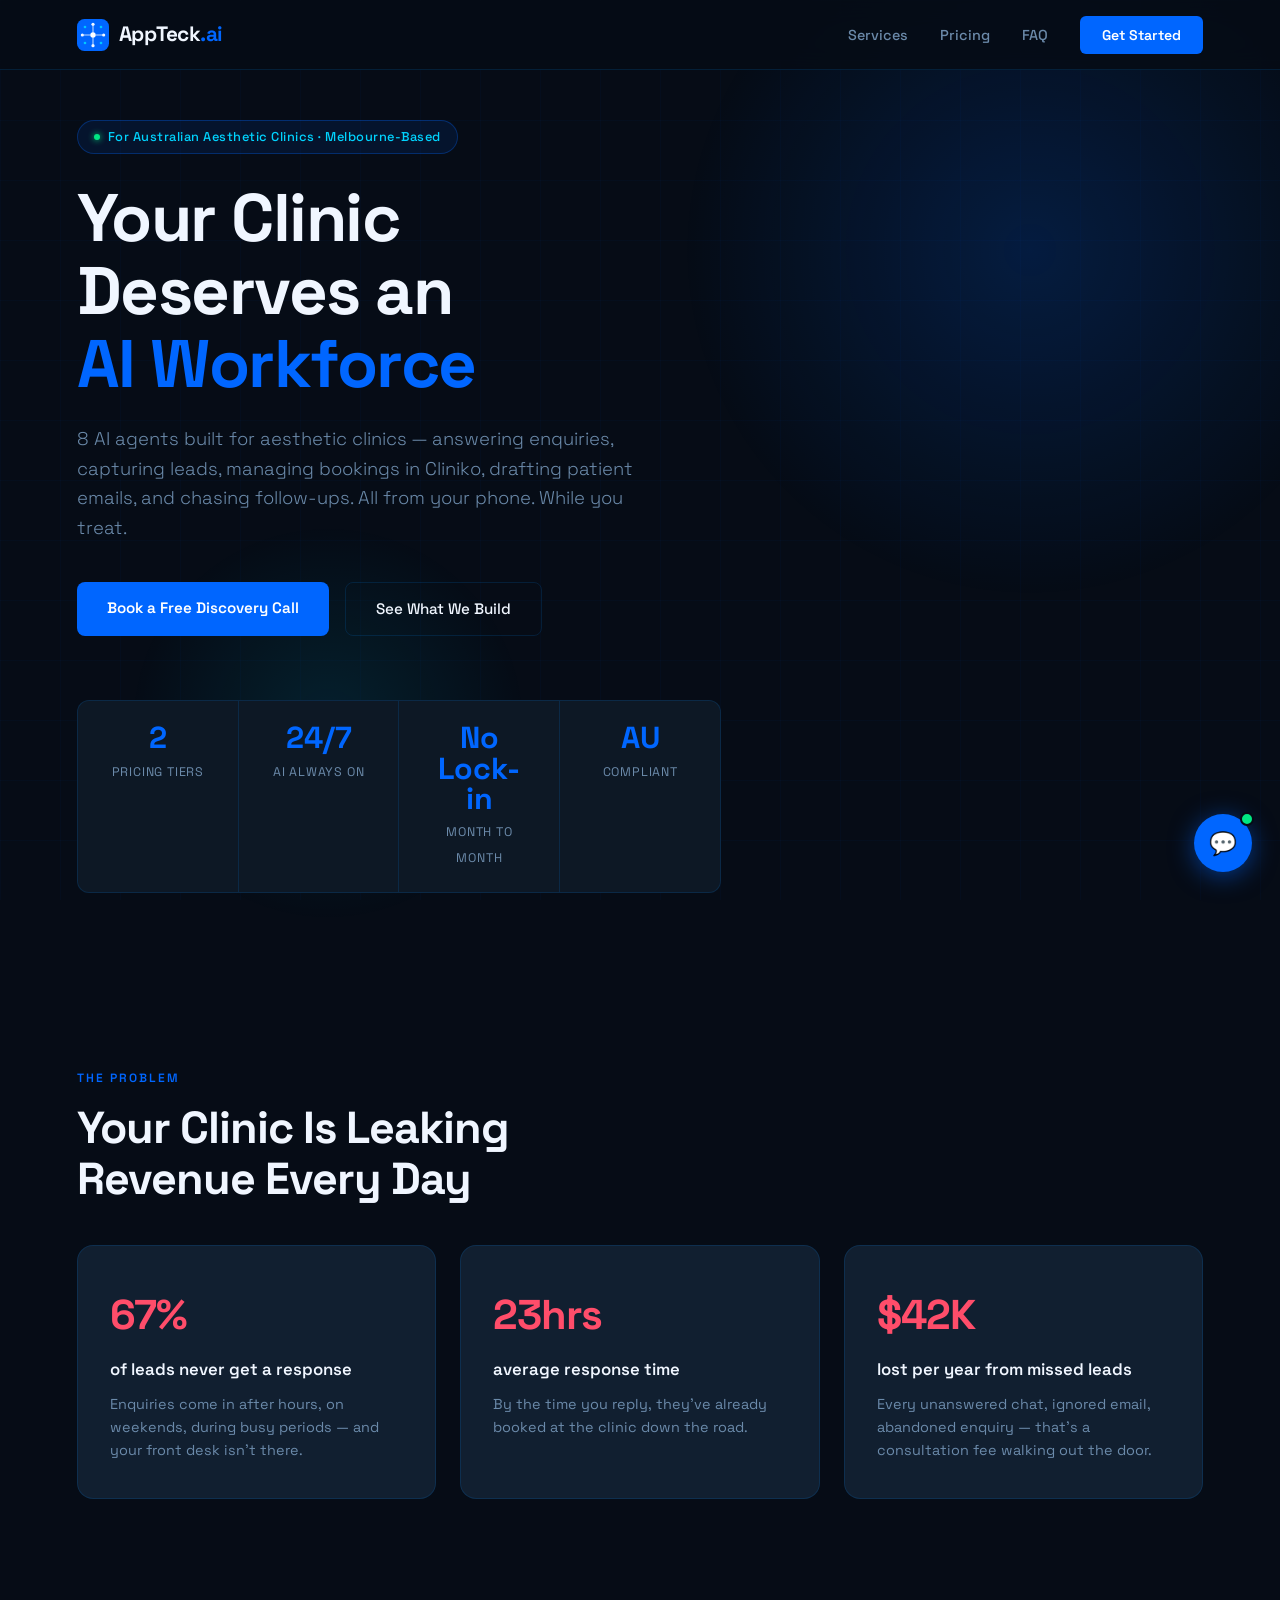
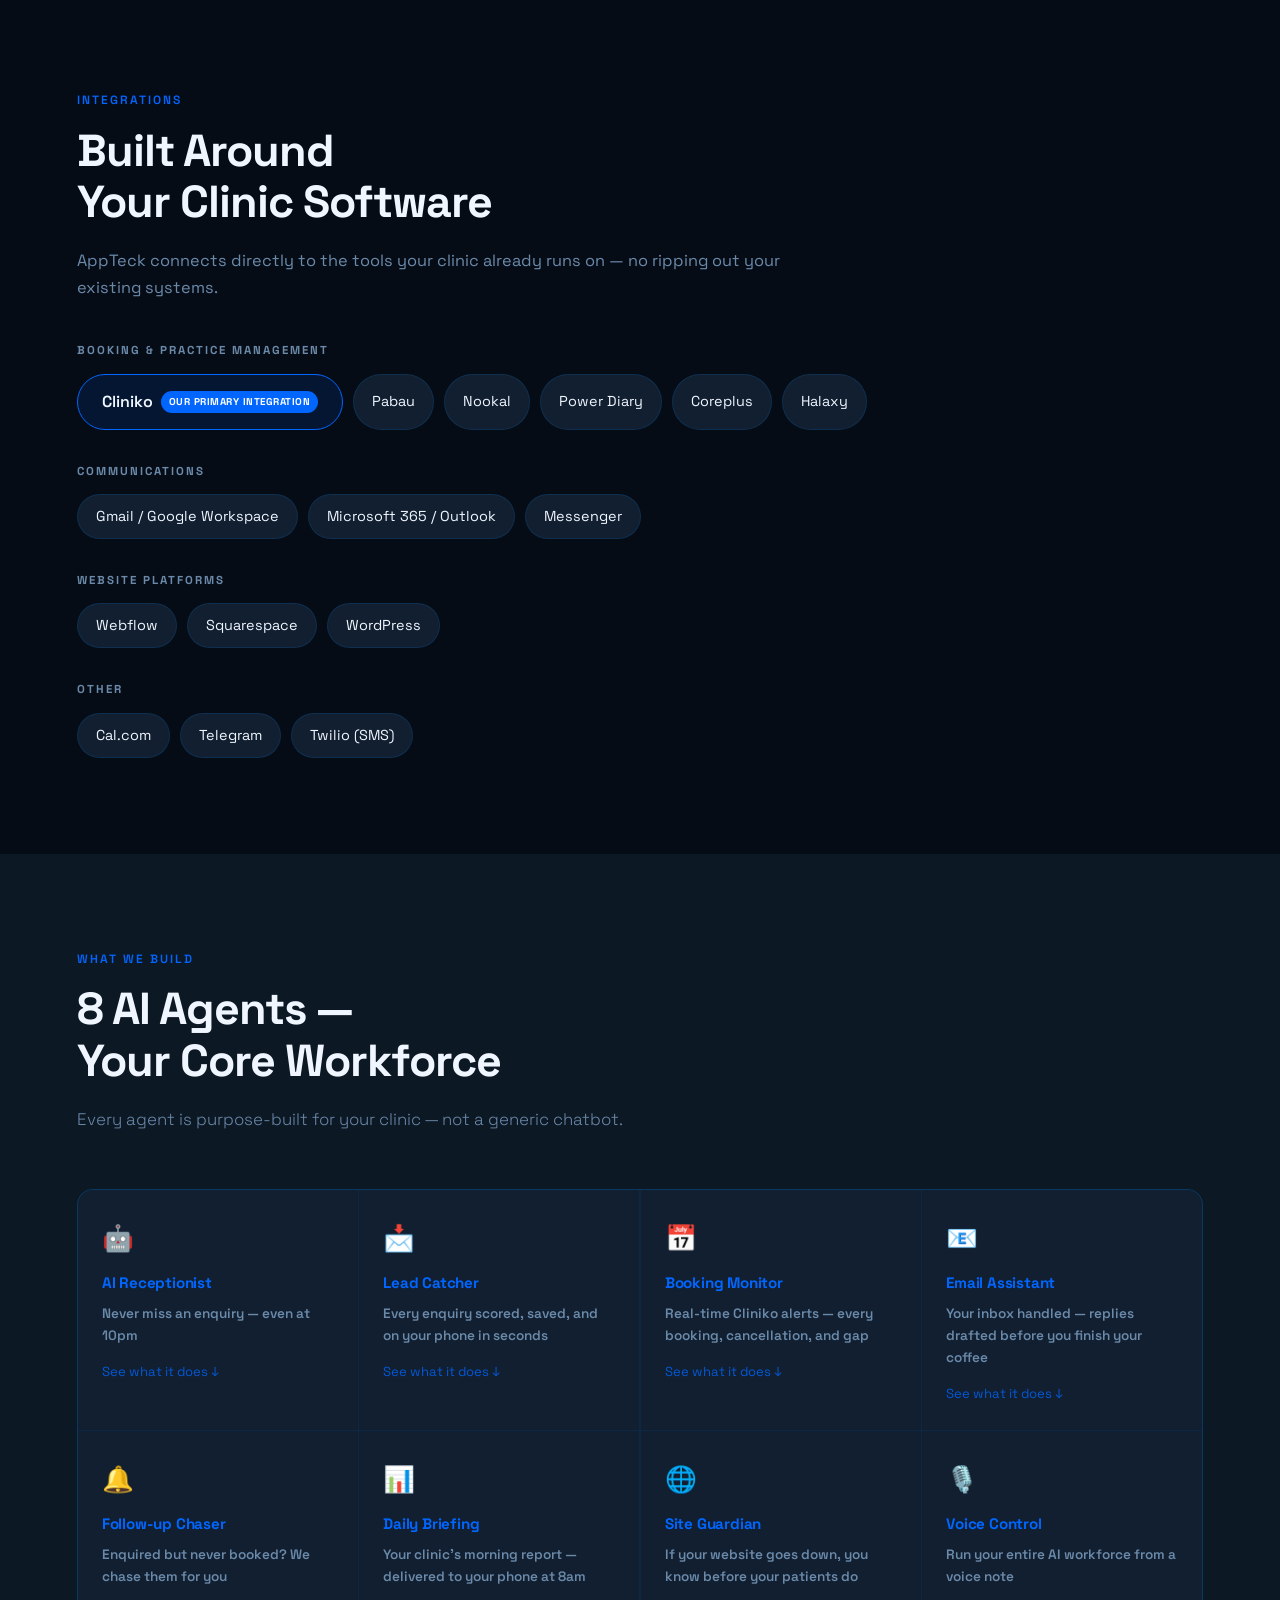
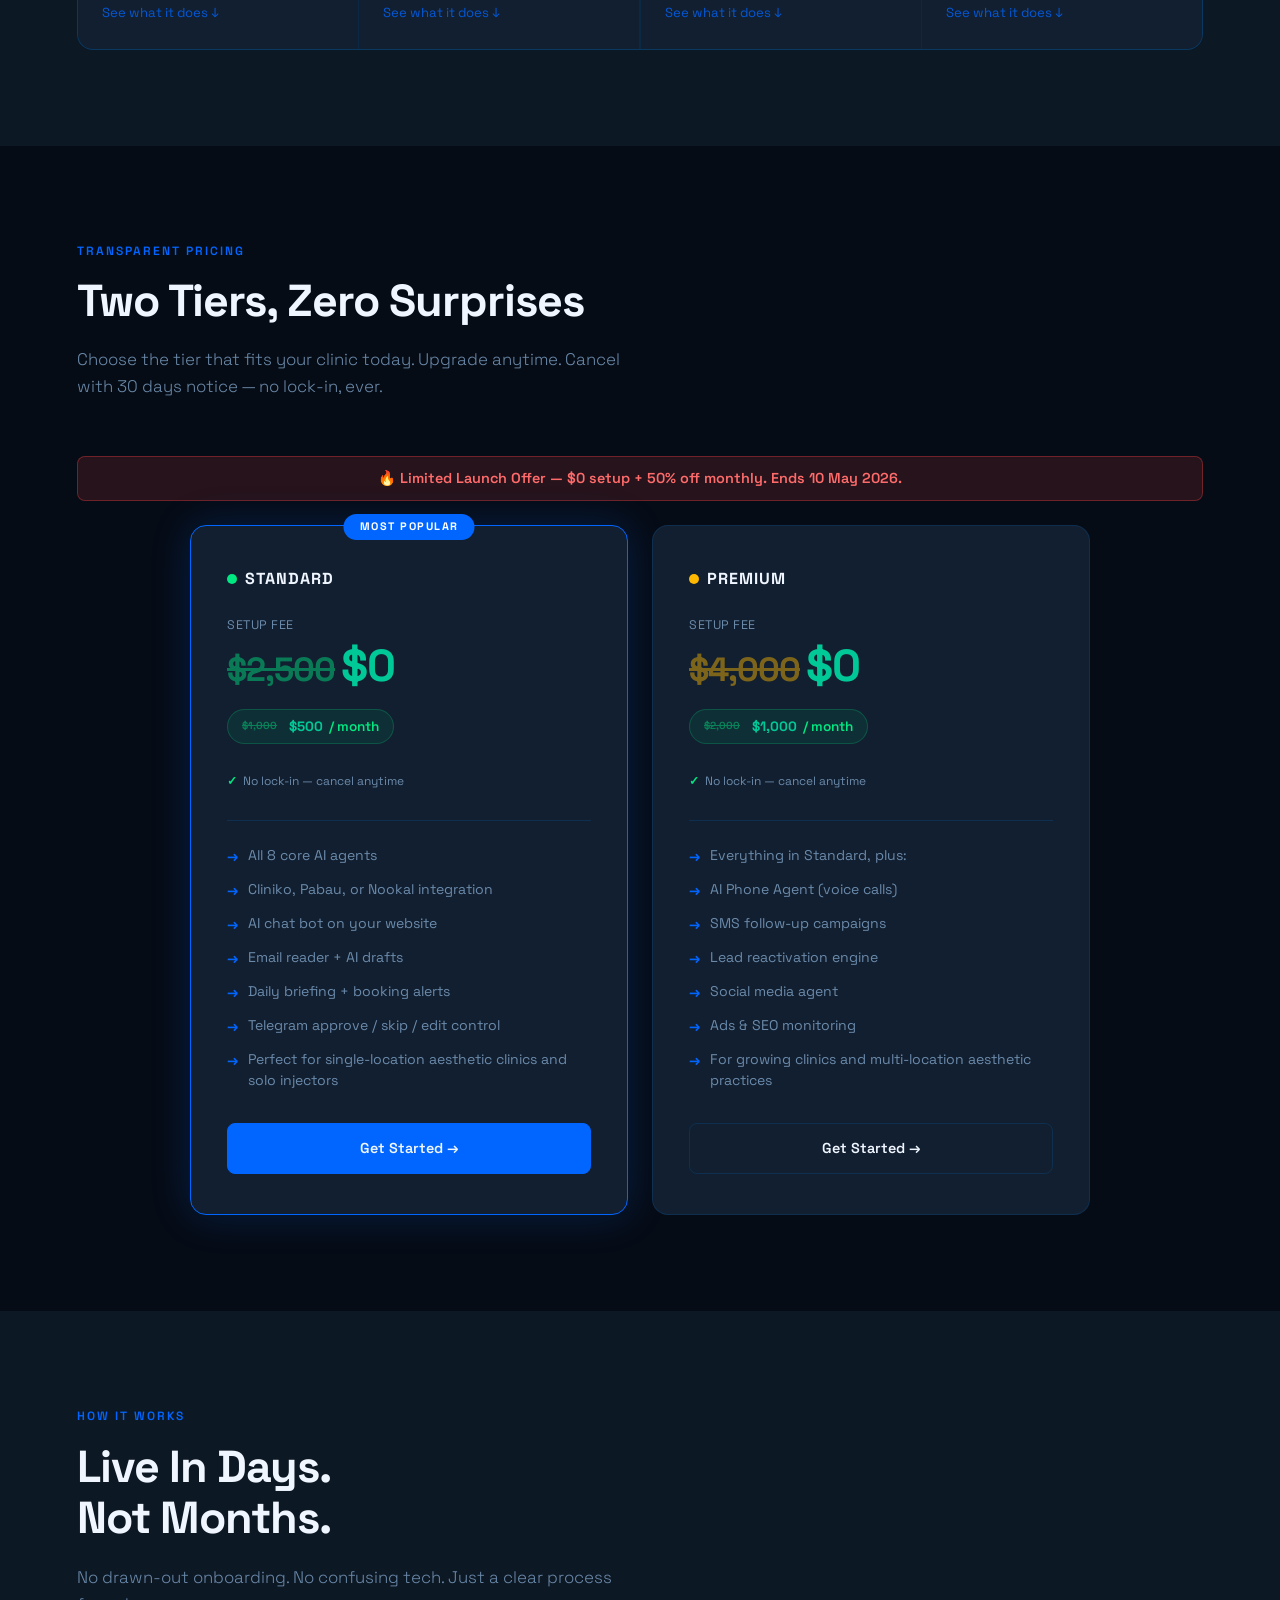
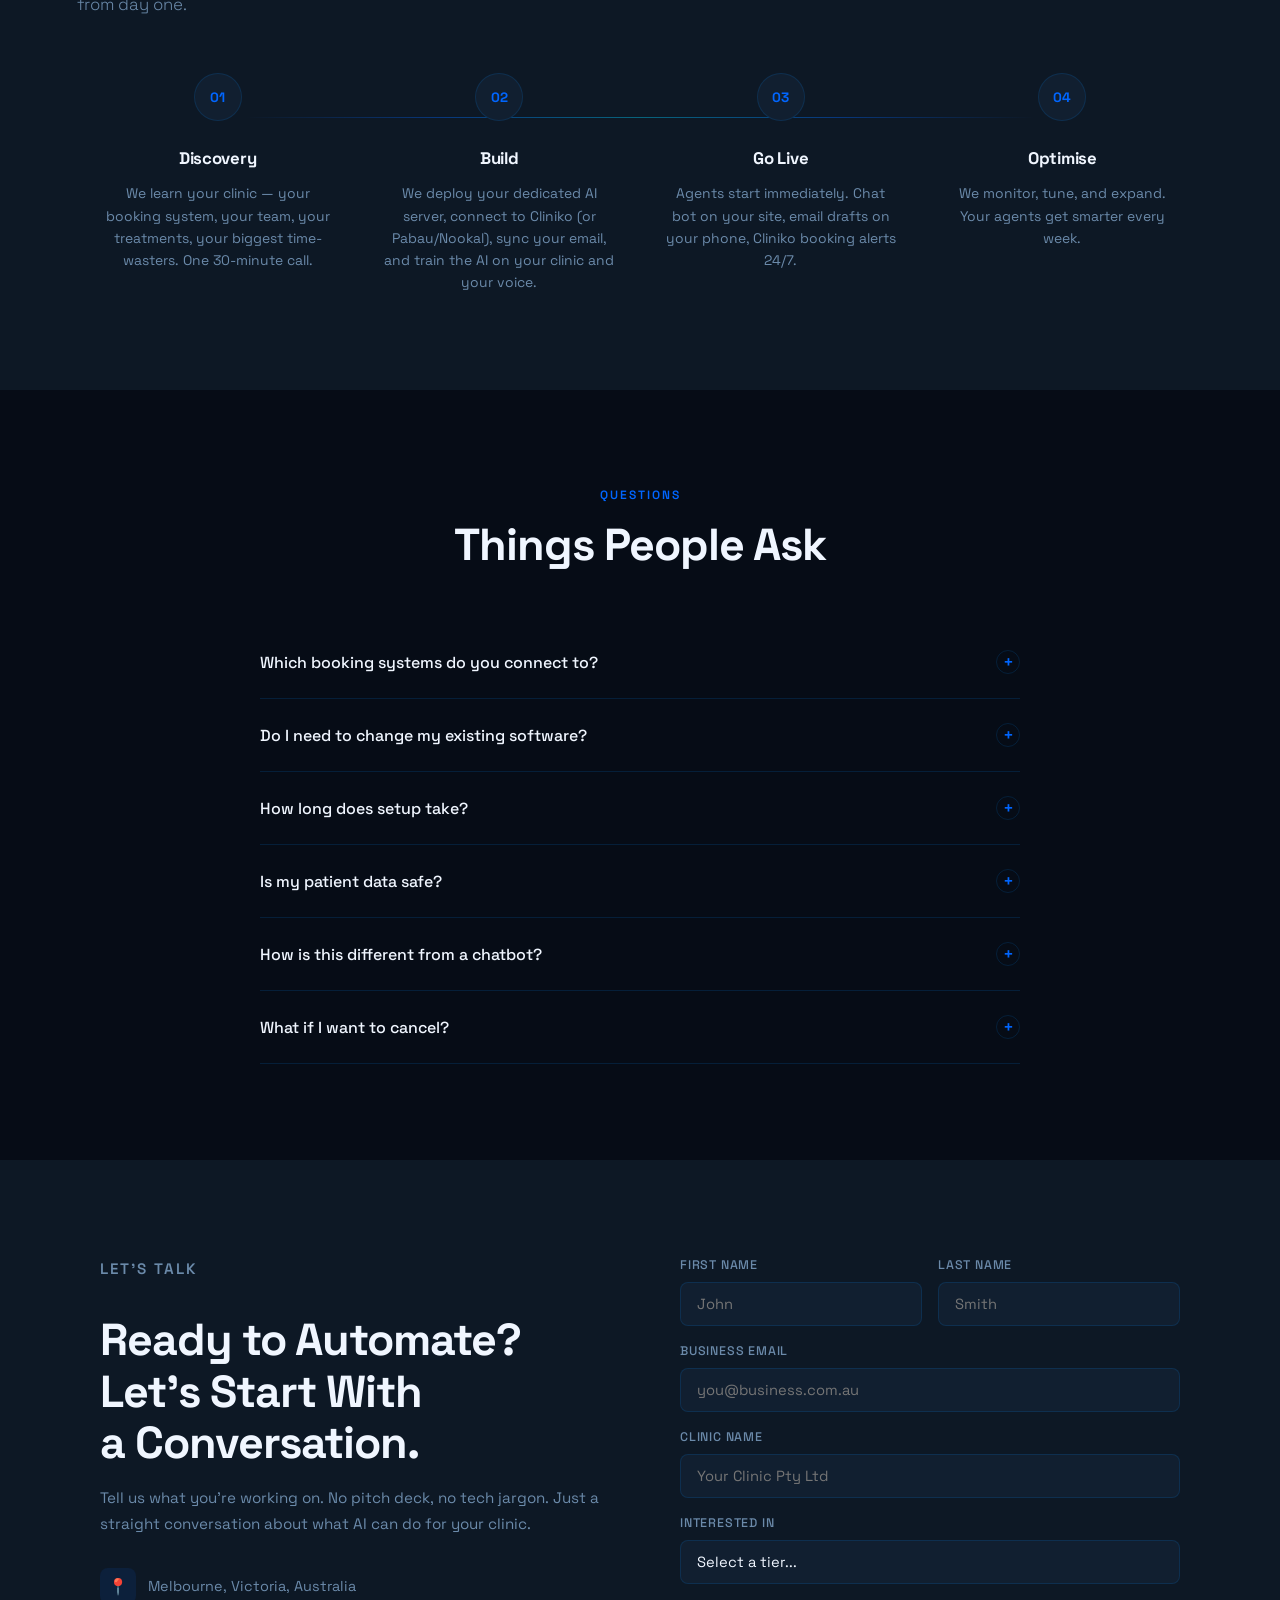
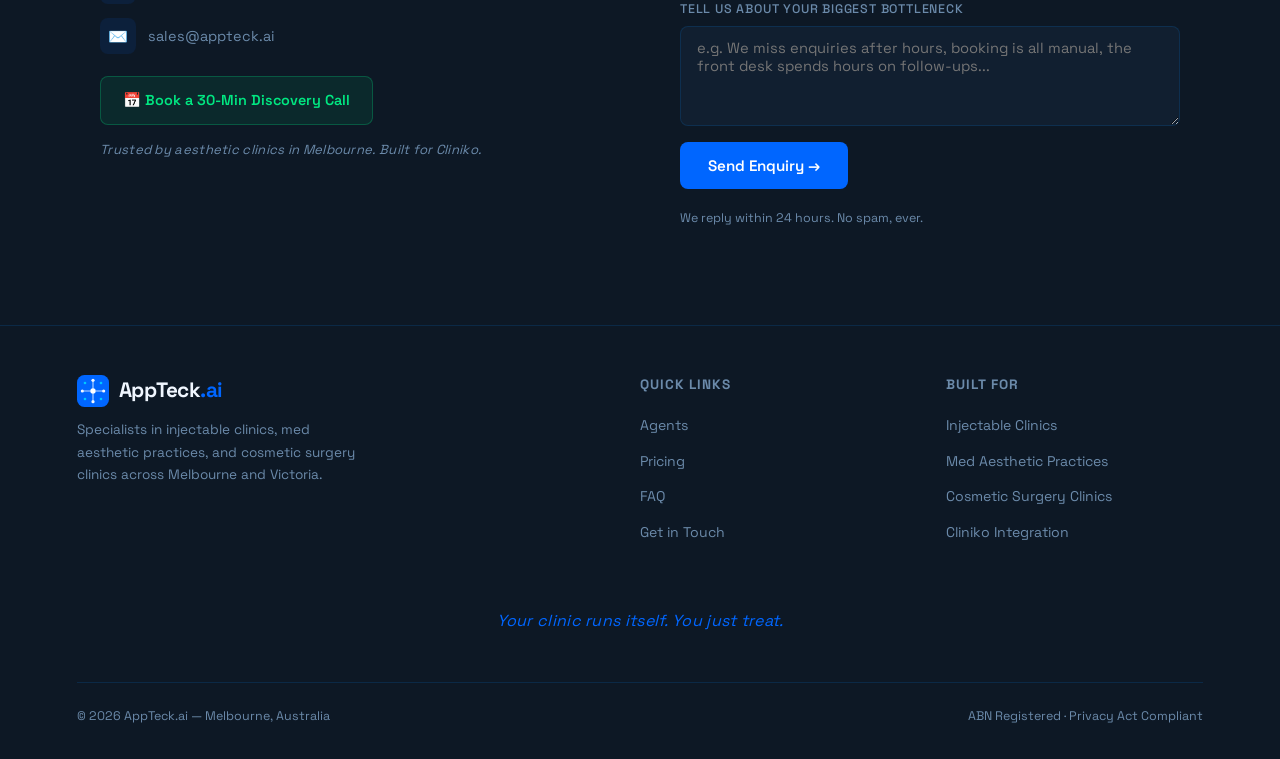
<file: index.html>
<!DOCTYPE html>
<html lang="en">
<head>
  <meta charset="UTF-8">
  <meta name="viewport" content="width=device-width, initial-scale=1.0">
  <title>AppTeck.ai — AI Automation for Aesthetic Clinics | Cliniko Integration</title>
  <meta name="description" content="AI agents built for injectable clinics and med aesthetic practices. Connects to Cliniko, Pabau, Nookal. Capture every lead, automate follow-ups, manage bookings — all from Telegram.">

  <link rel="preconnect" href="https://fonts.googleapis.com">
  <link rel="preconnect" href="https://fonts.gstatic.com" crossorigin>
  <link href="https://fonts.googleapis.com/css2?family=Space+Grotesk:wght@300;400;500;600;700&display=swap" rel="stylesheet">

  <link rel="stylesheet" href="assets/css/main.css">
  <link rel="stylesheet" href="assets/css/layout.css">
  <link rel="stylesheet" href="assets/css/components.css">
  <link rel="stylesheet" href="assets/css/chat.css">

  <!-- Meta Pixel Code -->
  <script>
  !function(f,b,e,v,n,t,s)
  {if(f.fbq)return;n=f.fbq=function(){n.callMethod?
  n.callMethod.apply(n,arguments):n.queue.push(arguments)};
  if(!f._fbq)f._fbq=n;n.push=n;n.loaded=!0;n.version='2.0';
  n.queue=[];t=b.createElement(e);t.async=!0;
  t.src=v;s=b.getElementsByTagName(e)[0];
  s.parentNode.insertBefore(t,s)}(window, document,'script',
  'https://connect.facebook.net/en_US/fbevents.js');
  fbq('init', '1542503004328699');
  fbq('track', 'PageView');
  </script>
  <noscript><img height="1" width="1" style="display:none"
  src="https://www.facebook.com/tr?id=1542503004328699&ev=PageView&noscript=1"
  /></noscript>
  <!-- End Meta Pixel Code -->
</head>
<body>

<!-- NAV -->
<nav>
  <a href="#" class="logo">
    <svg width="32" height="32" viewBox="0 0 60 60" xmlns="http://www.w3.org/2000/svg" aria-hidden="true">
      <rect x="0" y="0" width="60" height="60" rx="14" fill="#0066FF"/>
      <circle cx="30" cy="30" r="5" fill="white"/>
      <circle cx="30" cy="10" r="3" fill="white" opacity="0.95"/>
      <circle cx="50" cy="30" r="3" fill="white" opacity="0.95"/>
      <circle cx="30" cy="50" r="3" fill="white" opacity="0.95"/>
      <circle cx="10" cy="30" r="3" fill="white" opacity="0.95"/>
      <line x1="30" y1="25" x2="30" y2="13" stroke="white" stroke-width="2" stroke-linecap="round" opacity="0.75"/>
      <line x1="35" y1="30" x2="47" y2="30" stroke="white" stroke-width="2" stroke-linecap="round" opacity="0.75"/>
      <line x1="30" y1="35" x2="30" y2="47" stroke="white" stroke-width="2" stroke-linecap="round" opacity="0.75"/>
      <line x1="25" y1="30" x2="13" y2="30" stroke="white" stroke-width="2" stroke-linecap="round" opacity="0.75"/>
      <circle cx="45" cy="15" r="2.5" fill="#00D4FF" opacity="0.9"/>
      <circle cx="45" cy="45" r="2.5" fill="#00D4FF" opacity="0.9"/>
      <circle cx="15" cy="45" r="2.5" fill="#00D4FF" opacity="0.9"/>
      <circle cx="15" cy="15" r="2.5" fill="#00D4FF" opacity="0.9"/>
    </svg>
    <span class="logo-text">AppTeck<span>.ai</span></span>
  </a>
  <ul class="nav-links" id="navLinks">
    <li><a href="#services">Services</a></li>
    <li><a href="#pricing">Pricing</a></li>
    <li><a href="#faq">FAQ</a></li>
    <li><a href="#contact" class="nav-cta">Get Started</a></li>
  </ul>
  <button type="button" class="hamburger" id="navToggle" aria-label="Menu" aria-controls="navLinks" aria-expanded="false">
    <span></span>
    <span></span>
    <span></span>
  </button>
</nav>

<!-- HERO -->
<section id="hero">
  <div class="hero-glow"></div>
  <div class="hero-glow-2"></div>
  <div class="hero-inner">
    <div class="hero-badge">For Australian Aesthetic Clinics · Melbourne-Based</div>
    <h1>Your Clinic<br>Deserves an<br><span class="accent">AI Workforce</span></h1>
    <p class="hero-sub">8 AI agents built for aesthetic clinics — answering enquiries, capturing leads, managing bookings in Cliniko, drafting patient emails, and chasing follow-ups. All from your phone. While you treat.</p>
    <div class="hero-ctas">
      <a href="https://cal.com/appteck" target="_blank" rel="noopener" class="btn-primary">Book a Free Discovery Call</a>
      <a href="#services" class="btn-ghost">See What We Build</a>
    </div>
    <div class="stats-strip">
      <div class="stat"><span class="stat-num">2</span><span class="stat-label">Pricing Tiers</span></div>
      <div class="stat"><span class="stat-num">24/7</span><span class="stat-label">AI Always On</span></div>
      <div class="stat"><span class="stat-num">No Lock-in</span><span class="stat-label">Month to Month</span></div>
      <div class="stat"><span class="stat-num">AU</span><span class="stat-label">Compliant</span></div>
    </div>
  </div>
</section>

<!-- PROBLEM -->
<section id="problem">
  <p class="section-label reveal">The Problem</p>
  <h2 class="reveal">Your Clinic Is Leaking<br>Revenue Every Day</h2>
  <div class="problem-grid reveal">
    <div class="problem-card">
      <div class="problem-stat">67%</div>
      <h3>of leads never get a response</h3>
      <p>Enquiries come in after hours, on weekends, during busy periods — and your front desk isn't there.</p>
    </div>
    <div class="problem-card">
      <div class="problem-stat">23hrs</div>
      <h3>average response time</h3>
      <p>By the time you reply, they've already booked at the clinic down the road.</p>
    </div>
    <div class="problem-card">
      <div class="problem-stat">$42K</div>
      <h3>lost per year from missed leads</h3>
      <p>Every unanswered chat, ignored email, abandoned enquiry — that's a consultation fee walking out the door.</p>
    </div>
  </div>
</section>

<!-- INTEGRATIONS -->
<section id="integrations">
  <p class="section-label reveal">Integrations</p>
  <h2 class="reveal">Built Around<br>Your Clinic Software</h2>
  <p class="integrations-intro reveal">AppTeck connects directly to the tools your clinic already runs on — no ripping out your existing systems.</p>
  <div class="integrations-wrap">
    <div class="integration-group reveal">
      <div class="integration-label">Booking &amp; Practice Management</div>
      <div class="integration-pills">
        <span class="integration-pill highlight">Cliniko<span class="pill-badge">Our Primary Integration</span></span>
        <span class="integration-pill">Pabau</span>
        <span class="integration-pill">Nookal</span>
        <span class="integration-pill">Power Diary</span>
        <span class="integration-pill">Coreplus</span>
        <span class="integration-pill">Halaxy</span>
      </div>
    </div>
    <div class="integration-group reveal">
      <div class="integration-label">Communications</div>
      <div class="integration-pills">
        <span class="integration-pill">Gmail / Google Workspace</span>
        <span class="integration-pill">Microsoft 365 / Outlook</span>
        <span class="integration-pill">Messenger</span>
      </div>
    </div>
    <div class="integration-group reveal">
      <div class="integration-label">Website Platforms</div>
      <div class="integration-pills">
        <span class="integration-pill">Webflow</span>
        <span class="integration-pill">Squarespace</span>
        <span class="integration-pill">WordPress</span>
      </div>
    </div>
    <div class="integration-group reveal">
      <div class="integration-label">Other</div>
      <div class="integration-pills">
        <span class="integration-pill">Cal.com</span>
        <span class="integration-pill">Telegram</span>
        <span class="integration-pill">Twilio (SMS)</span>
      </div>
    </div>
  </div>
</section>

<!-- SERVICES — 8 AI AGENTS -->
<section id="services">
  <p class="section-label reveal">What We Build</p>
  <h2 class="reveal">8 AI Agents —<br>Your Core Workforce</h2>
  <p class="section-sub reveal">Every agent is purpose-built for your clinic — not a generic chatbot.</p>
  <div class="agents-grid reveal">

    <div class="agent-card">
      <span class="agent-icon">🤖</span>
      <h3>AI Receptionist</h3>
      <p class="agent-headline">Never miss an enquiry — even at 10pm</p>
      <p class="agent-desc">Embedded on your clinic website, the AI Receptionist answers visitor questions 24/7 in your clinic's voice. It handles treatment FAQs, explains your consultation process, and captures lead details when a visitor shows interest. When someone asks about pricing, it presents your enquiry form instead of quoting numbers — protecting your pricing and qualifying the lead at the same time.</p>
      <ul class="agent-tasks">
        <li>Answers questions about lip filler, anti-wrinkle, skin treatments, and consultations at any hour</li>
        <li>Presents a lead capture form when pricing is asked</li>
        <li>Directs visitors to the right page (treatments, booking, contact)</li>
        <li>Sends captured lead details to your phone via Telegram instantly</li>
        <li>Never gives out pricing — always routes to a consultation</li>
      </ul>
      <p class="agent-impact">Turns late-night browsers into booked consultations — while you sleep.</p>
    </div>

    <div class="agent-card">
      <span class="agent-icon">📩</span>
      <h3>Lead Catcher</h3>
      <p class="agent-headline">Every enquiry scored, saved, and on your phone in seconds</p>
      <p class="agent-desc">Every time someone fills in a form — website, ad, or booking page — the Lead Catcher captures it, scores it from 1–10 based on treatment type and urgency, saves it to your CRM, and fires an instant Telegram alert to your phone. You see the lead's name, contact, treatment interest, and score before you've even finished your current patient.</p>
      <ul class="agent-tasks">
        <li>Receives leads from your website form, Meta ads, and booking pages</li>
        <li>Scores each lead 1–10 (high scores = ready to book, low scores = nurture)</li>
        <li>Saves every lead to your CRM with timestamp, source, and status</li>
        <li>Sends formatted Telegram alert within 3 seconds of submission</li>
        <li>Tracks lead status through your pipeline (new → contacted → booked → won)</li>
      </ul>
      <p class="agent-impact">No lead sits unread for 23 hours. You know about every enquiry instantly.</p>
    </div>

    <div class="agent-card">
      <span class="agent-icon">📅</span>
      <h3>Booking Monitor</h3>
      <p class="agent-headline">Real-time Cliniko alerts — every booking, cancellation, and gap</p>
      <p class="agent-desc">Connected directly to Cliniko (or Pabau, Nookal, Power Diary), the Booking Monitor watches your appointment schedule in real time. New booking? You're notified. Cancellation opens a gap? You're notified with the gap time so you can fill it fast. It also sends a daily schedule briefing each morning so you walk into clinic knowing exactly what the day looks like.</p>
      <ul class="agent-tasks">
        <li>Monitors Cliniko, Pabau, Nookal, Power Diary, Halaxy in real time</li>
        <li>Sends Telegram alert for every new booking with patient name and treatment</li>
        <li>Alerts you the moment a cancellation creates a gap — with the gap time</li>
        <li>Sends morning schedule summary at 8am AEST daily</li>
        <li>Flags no-shows so follow-up can be triggered immediately</li>
      </ul>
      <p class="agent-impact">Fill cancellation gaps before they cost you a consultation fee.</p>
    </div>

    <div class="agent-card">
      <span class="agent-icon">📧</span>
      <h3>Email Assistant</h3>
      <p class="agent-headline">Your inbox handled — replies drafted before you finish your coffee</p>
      <p class="agent-desc">The Email Assistant reads your clinic inbox every 15 minutes, identifies emails that need a reply, and uses AI to draft a professional, on-brand response. The draft lands in your Telegram with the original email context. You read it, approve it with one tap, edit it with a voice note, or skip it. The approved email sends immediately — no logging into Gmail required.</p>
      <ul class="agent-tasks">
        <li>Reads clinic inbox (Gmail or Microsoft 365) every 15 minutes</li>
        <li>Identifies patient enquiries, booking requests, and supplier emails</li>
        <li>Drafts a professional reply using your clinic's tone and service knowledge</li>
        <li>Sends draft + original email to Telegram for your approval</li>
        <li>Sends the email the moment you tap APPROVE — from your clinic address</li>
        <li>Supports APPROVE / SKIP / EDIT commands and voice note edits</li>
      </ul>
      <p class="agent-impact">Handle every patient email between appointments — without touching a laptop.</p>
    </div>

    <div class="agent-card">
      <span class="agent-icon">🔔</span>
      <h3>Follow-up Chaser</h3>
      <p class="agent-headline">Enquired but never booked? We chase them for you</p>
      <p class="agent-desc">The Follow-up Chaser monitors every lead in your CRM and flags anyone who enquired but hasn't booked within 24 hours. It drafts a warm, personalised follow-up email and queues it for your approval in Telegram. One tap and it sends. It runs twice daily — catching both morning and afternoon enquiries that went cold — and tracks whether the follow-up converted to a booking.</p>
      <ul class="agent-tasks">
        <li>Scans CRM twice daily for leads with no follow-up after 24 hours</li>
        <li>Drafts personalised follow-up email referencing their specific treatment interest</li>
        <li>Queues draft in Telegram for one-tap approval</li>
        <li>Tracks follow-up status and updates CRM when sent</li>
        <li>Flags leads that still haven't responded after 3 follow-ups for manual review</li>
        <li>Recovers an average of 15–25% of leads that would otherwise go cold</li>
      </ul>
      <p class="agent-impact">Most clinics lose 40% of leads to slow follow-up. This closes that gap.</p>
    </div>

    <div class="agent-card">
      <span class="agent-icon">📊</span>
      <h3>Daily Briefing</h3>
      <p class="agent-headline">Your clinic's morning report — delivered to your phone at 8am</p>
      <p class="agent-desc">Every morning at 8am AEST, the Daily Briefing sends a structured summary to your Telegram. You see exactly where your business stands before you walk through the clinic door — new leads overnight, today's appointments, pending emails, follow-ups due, and revenue metrics for the week. No dashboards, no logins. Just the numbers that matter, where you already are.</p>
      <ul class="agent-tasks">
        <li>Sends daily summary at 8am AEST to Telegram</li>
        <li>Reports: new leads (last 24h), lead pipeline status, conversion rate</li>
        <li>Reports: today's Cliniko appointments with patient names and treatments</li>
        <li>Reports: emails waiting for approval, follow-ups due today</li>
        <li>Reports: weekly enquiry volume and bookings trend</li>
        <li>Flags anything urgent (overdue follow-ups, site downtime, failed agents)</li>
      </ul>
      <p class="agent-impact">Start every day knowing exactly what needs your attention — in 30 seconds.</p>
    </div>

    <div class="agent-card">
      <span class="agent-icon">🌐</span>
      <h3>Site Guardian</h3>
      <p class="agent-headline">If your website goes down, you know before your patients do</p>
      <p class="agent-desc">The Site Guardian pings your clinic website every 5 minutes around the clock. The moment it detects downtime — whether a hosting issue, SSL expiry, or DNS problem — it fires an immediate Telegram alert with the error type and timestamp. When the site recovers, you get a recovery notification with total downtime duration. For a clinic that books online, every minute of downtime is a missed booking.</p>
      <ul class="agent-tasks">
        <li>Checks clinic website availability every 5 minutes, 24/7</li>
        <li>Detects HTTP errors, timeouts, SSL certificate issues, and DNS failures</li>
        <li>Sends instant Telegram alert with error type and exact downtime start time</li>
        <li>Sends recovery notification with total downtime duration</li>
        <li>Logs all downtime events for monthly reporting</li>
        <li>Monitors multiple URLs (website, booking page, patient portal)</li>
      </ul>
      <p class="agent-impact">A clinic that books online can't afford invisible downtime.</p>
    </div>

    <div class="agent-card">
      <span class="agent-icon">🎙️</span>
      <h3>Voice Control</h3>
      <p class="agent-headline">Run your entire AI workforce from a voice note</p>
      <p class="agent-desc">Between patients, in the car, or in the treatment room — Voice Control lets you manage everything with a voice message in Telegram. Send a voice note saying "draft a follow-up for Sarah about her lip filler consult" and the Email Assistant gets to work. Say "what leads came in today" and you get a spoken summary. The entire AI system is controllable with natural language — no typing required.</p>
      <ul class="agent-tasks">
        <li>Transcribes voice notes using OpenAI Whisper (accurate medical terminology)</li>
        <li>Triggers email drafts via voice: "draft a reply to the booking request"</li>
        <li>Updates lead status via voice: "mark lead 42 as booked"</li>
        <li>Retrieves pipeline info via voice: "how many leads this week"</li>
        <li>Edits queued email drafts via voice before sending</li>
        <li>Supports all APPROVE / SKIP / EDIT / PIPELINE commands by voice or text</li>
      </ul>
      <p class="agent-impact">Manage your entire front desk with a 10-second voice message.</p>
    </div>

  </div>
</section>

<!-- PRICING -->
<section id="pricing">
  <p class="section-label reveal">Transparent Pricing</p>
  <h2 class="reveal">Two Tiers, Zero Surprises</h2>
  <p class="section-sub reveal">Choose the tier that fits your clinic today. Upgrade anytime. Cancel with 30 days notice — no lock-in, ever.</p>
  <div class="pricing-urgency reveal">🔥 Limited Launch Offer — $0 setup + 50% off monthly. Ends 10 May 2026.</div>
  <div class="pricing-grid">

    <div class="pricing-card featured reveal">
      <div class="tier-name"><span class="tier-badge small"></span>Standard</div>
      <div class="setup-label">Setup Fee</div>
      <div class="setup-price small"><span class="price-old">$2,500</span><span class="setup-free">$0</span></div>
      <div class="retainer"><span class="price-old">$1,000</span><span class="price-new">$500</span> / month</div>
      <div class="no-lock">No lock-in — cancel anytime</div>
      <hr class="divider">
      <ul class="features">
        <li>All 8 core AI agents</li>
        <li>Cliniko, Pabau, or Nookal integration</li>
        <li>AI chat bot on your website</li>
        <li>Email reader + AI drafts</li>
        <li>Daily briefing + booking alerts</li>
        <li>Telegram approve / skip / edit control</li>
        <li>Perfect for single-location aesthetic clinics and solo injectors</li>
      </ul>
      <a href="#contact" class="pricing-cta">Get Started →</a>
    </div>

    <div class="pricing-card reveal">
      <div class="tier-name"><span class="tier-badge medium"></span>Premium</div>
      <div class="setup-label">Setup Fee</div>
      <div class="setup-price medium"><span class="price-old">$4,000</span><span class="setup-free">$0</span></div>
      <div class="retainer"><span class="price-old">$2,000</span><span class="price-new">$1,000</span> / month</div>
      <div class="no-lock">No lock-in — cancel anytime</div>
      <hr class="divider">
      <ul class="features">
        <li>Everything in Standard, plus:</li>
        <li>AI Phone Agent (voice calls)</li>
        <li>SMS follow-up campaigns</li>
        <li>Lead reactivation engine</li>
        <li>Social media agent</li>
        <li>Ads &amp; SEO monitoring</li>
        <li>For growing clinics and multi-location aesthetic practices</li>
      </ul>
      <a href="#contact" class="pricing-cta">Get Started →</a>
    </div>

  </div>
</section>

<!-- PROCESS -->
<section id="process">
  <p class="section-label reveal">How It Works</p>
  <h2 class="reveal">Live In Days.<br>Not Months.</h2>
  <p class="section-sub reveal">No drawn-out onboarding. No confusing tech. Just a clear process from day one.</p>
  <div class="process-steps">
    <div class="step reveal">
      <div class="step-num">01</div>
      <h3>Discovery</h3>
      <p>We learn your clinic — your booking system, your team, your treatments, your biggest time-wasters. One 30-minute call.</p>
    </div>
    <div class="step reveal">
      <div class="step-num">02</div>
      <h3>Build</h3>
      <p>We deploy your dedicated AI server, connect to Cliniko (or Pabau/Nookal), sync your email, and train the AI on your clinic and your voice.</p>
    </div>
    <div class="step reveal">
      <div class="step-num">03</div>
      <h3>Go Live</h3>
      <p>Agents start immediately. Chat bot on your site, email drafts on your phone, Cliniko booking alerts 24/7.</p>
    </div>
    <div class="step reveal">
      <div class="step-num">04</div>
      <h3>Optimise</h3>
      <p>We monitor, tune, and expand. Your agents get smarter every week.</p>
    </div>
  </div>
</section>

<!-- FAQ -->
<section id="faq">
  <p class="section-label reveal" style="text-align:center">Questions</p>
  <h2 class="reveal" style="text-align:center;margin-bottom:56px">Things People Ask</h2>
  <div class="faq-grid">
    <div class="faq-item reveal">
      <button class="faq-q">Which booking systems do you connect to? <span class="faq-icon">+</span></button>
      <div class="faq-a">We connect to Cliniko, Pabau, Nookal, Power Diary, Halaxy, and Coreplus. Cliniko is our primary integration.</div>
    </div>
    <div class="faq-item reveal">
      <button class="faq-q">Do I need to change my existing software? <span class="faq-icon">+</span></button>
      <div class="faq-a">No. We connect to whatever you already use. No disruption to your workflow.</div>
    </div>
    <div class="faq-item reveal">
      <button class="faq-q">How long does setup take? <span class="faq-icon">+</span></button>
      <div class="faq-a">Most clinics are fully live within 48–72 hours of onboarding.</div>
    </div>
    <div class="faq-item reveal">
      <button class="faq-q">Is my patient data safe? <span class="faq-icon">+</span></button>
      <div class="faq-a">Yes. Your data stays on a dedicated server we deploy specifically for your clinic. Nothing is shared across clients.</div>
    </div>
    <div class="faq-item reveal">
      <button class="faq-q">How is this different from a chatbot? <span class="faq-icon">+</span></button>
      <div class="faq-a">A standard chatbot answers simple questions from a script. Our agents understand context, take actions, connect to your booking system and calendar, qualify enquiries, and hand off to you only when needed. They work like a trained front-desk staff member, not a FAQ page.</div>
    </div>
    <div class="faq-item reveal">
      <button class="faq-q">What if I want to cancel? <span class="faq-icon">+</span></button>
      <div class="faq-a">No lock-in, ever. Give us 30 days notice and your retainer stops. We believe clinics should stay because the results are good — not because they're contractually trapped. The setup fee covers the build work already done.</div>
    </div>
  </div>
</section>

<!-- CONTACT -->
<section id="contact">
  <div class="contact-wrap">
    <div class="contact-info">
      <p class="section-label">Let's Talk</p>
      <h2>Ready to Automate?<br>Let's Start With<br>a Conversation.</h2>
      <p>Tell us what you're working on. No pitch deck, no tech jargon. Just a straight conversation about what AI can do for your clinic.</p>
      <div class="contact-detail"><div class="icon">📍</div>Melbourne, Victoria, Australia</div>
      <div class="contact-detail"><div class="icon">✉️</div><a href="mailto:sales@appteck.ai" style="color:inherit;text-decoration:none;">sales@appteck.ai</a></div>
      <a href="https://cal.com/appteck" target="_blank" rel="noopener" class="booking-btn">📅 Book a 30-Min Discovery Call</a>
      <div class="trust-line">Trusted by aesthetic clinics in Melbourne. Built for Cliniko.</div>
    </div>
    <div>
      <div class="contact-form" id="contactForm">
        <div class="form-row">
          <div class="field">
            <label for="fname">First Name</label>
            <input type="text" placeholder="John" id="fname">
          </div>
          <div class="field">
            <label for="lname">Last Name</label>
            <input type="text" placeholder="Smith" id="lname">
          </div>
        </div>
        <div class="field">
          <label for="email">Business Email</label>
          <input type="email" placeholder="you@business.com.au" id="email">
        </div>
        <div class="field">
          <label for="bizname">Clinic Name</label>
          <input type="text" placeholder="Your Clinic Pty Ltd" id="bizname">
        </div>
        <input type="hidden" name="industry" id="industry" value="aesthetic_clinic">
        <div class="field">
          <label for="tier">Interested In</label>
          <select id="tier">
            <option value="">Select a tier...</option>
            <option>Standard — $0 setup + $500/mo (launch offer)</option>
            <option>Premium — $0 setup + $1,000/mo (launch offer)</option>
            <option>Not sure yet — let's talk</option>
          </select>
        </div>
        <div class="field">
          <label for="message">Tell Us About Your Biggest Bottleneck</label>
          <textarea placeholder="e.g. We miss enquiries after hours, booking is all manual, the front desk spends hours on follow-ups..." id="message"></textarea>
        </div>
        <button type="button" class="form-submit">Send Enquiry →</button>
        <p class="form-note">We reply within 24 hours. No spam, ever.</p>
      </div>
      <div id="formSuccess" class="form-success">
        <div class="form-success-icon">✅</div>
        <h3>Enquiry Sent!</h3>
        <p>Thanks — we'll be in touch within 24 hours to set up your free discovery call.</p>
      </div>
    </div>
  </div>
</section>

<!-- FOOTER -->
<footer>
  <div class="footer-brand">
    <a href="#" class="logo">
      <svg width="32" height="32" viewBox="0 0 60 60" xmlns="http://www.w3.org/2000/svg" aria-hidden="true">
        <rect x="0" y="0" width="60" height="60" rx="14" fill="#0066FF"/>
        <circle cx="30" cy="30" r="5" fill="white"/>
        <circle cx="30" cy="10" r="3" fill="white" opacity="0.95"/>
        <circle cx="50" cy="30" r="3" fill="white" opacity="0.95"/>
        <circle cx="30" cy="50" r="3" fill="white" opacity="0.95"/>
        <circle cx="10" cy="30" r="3" fill="white" opacity="0.95"/>
        <line x1="30" y1="25" x2="30" y2="13" stroke="white" stroke-width="2" stroke-linecap="round" opacity="0.75"/>
        <line x1="35" y1="30" x2="47" y2="30" stroke="white" stroke-width="2" stroke-linecap="round" opacity="0.75"/>
        <line x1="30" y1="35" x2="30" y2="47" stroke="white" stroke-width="2" stroke-linecap="round" opacity="0.75"/>
        <line x1="25" y1="30" x2="13" y2="30" stroke="white" stroke-width="2" stroke-linecap="round" opacity="0.75"/>
        <circle cx="45" cy="15" r="2.5" fill="#00D4FF" opacity="0.9"/>
        <circle cx="45" cy="45" r="2.5" fill="#00D4FF" opacity="0.9"/>
        <circle cx="15" cy="45" r="2.5" fill="#00D4FF" opacity="0.9"/>
        <circle cx="15" cy="15" r="2.5" fill="#00D4FF" opacity="0.9"/>
      </svg>
      <span class="logo-text">AppTeck<span>.ai</span></span>
    </a>
    <p>Specialists in injectable clinics, med aesthetic practices, and cosmetic surgery clinics across Melbourne and Victoria.</p>
  </div>
  <div>
    <h4>Quick Links</h4>
    <ul>
      <li><a href="#services">Agents</a></li>
      <li><a href="#pricing">Pricing</a></li>
      <li><a href="#faq">FAQ</a></li>
      <li><a href="#contact">Get in Touch</a></li>
    </ul>
  </div>
  <div>
    <h4>Built For</h4>
    <ul>
      <li><a href="#contact">Injectable Clinics</a></li>
      <li><a href="#contact">Med Aesthetic Practices</a></li>
      <li><a href="#contact">Cosmetic Surgery Clinics</a></li>
      <li><a href="#integrations">Cliniko Integration</a></li>
    </ul>
  </div>
  <div class="footer-tagline">Your clinic runs itself. You just treat.</div>
  <div class="footer-bottom">
    <span>© 2026 AppTeck.ai — Melbourne, Australia</span>
    <span>ABN Registered · Privacy Act Compliant</span>
  </div>
</footer>

<!-- CHAT WIDGET -->
<div class="chat-bubble">
  <div class="chat-window" id="chatWindow">
    <div class="chat-header">
      <div class="chat-avatar">🤖</div>
      <div class="chat-header-info">
        <div class="chat-header-name">AppTeck AI Assistant</div>
        <div class="chat-header-status">Online now</div>
      </div>
    </div>
    <div class="chat-messages" id="chatMessages"></div>
    <div class="chat-quick-replies" id="quickReplies">
      <button class="quick-reply" data-quick="What does AppTeck.ai do?">What do you do?</button>
      <button class="quick-reply" data-quick="Tell me about pricing">Pricing</button>
      <button class="quick-reply" data-quick="How long does setup take?">Setup time</button>
    </div>
    <div class="chat-input-row">
      <input class="chat-input" id="chatInput" placeholder="Ask me anything...">
      <button class="chat-send" id="chatSend" aria-label="Send message">→</button>
    </div>
  </div>
  <button class="chat-toggle" id="chatToggle" aria-label="Open chat">
    💬
    <span class="notif"></span>
  </button>
</div>

<script src="assets/js/main.js" defer></script>
<script src="assets/js/form.js" defer></script>
<script src="assets/js/chat.js" defer></script>

<script>
document.querySelectorAll('.agent-card').forEach(function(card) {
  var tasks = card.querySelector('.agent-tasks');
  var impact = card.querySelector('.agent-impact');
  if (!tasks && !impact) return;
  var btn = document.createElement('button');
  btn.className = 'agent-toggle';
  btn.type = 'button';
  btn.textContent = 'See what it does ↓';
  card.appendChild(btn);
  btn.addEventListener('click', function() {
    var isOpen = card.classList.contains('expanded');
    document.querySelectorAll('.agent-card.expanded').forEach(function(c) {
      c.classList.remove('expanded');
      var b = c.querySelector('.agent-toggle');
      if (b) b.textContent = 'See what it does ↓';
    });
    if (!isOpen) {
      card.classList.add('expanded');
      btn.textContent = 'Show less ↑';
    }
  });
});
</script>
</body>
</html>
</file>
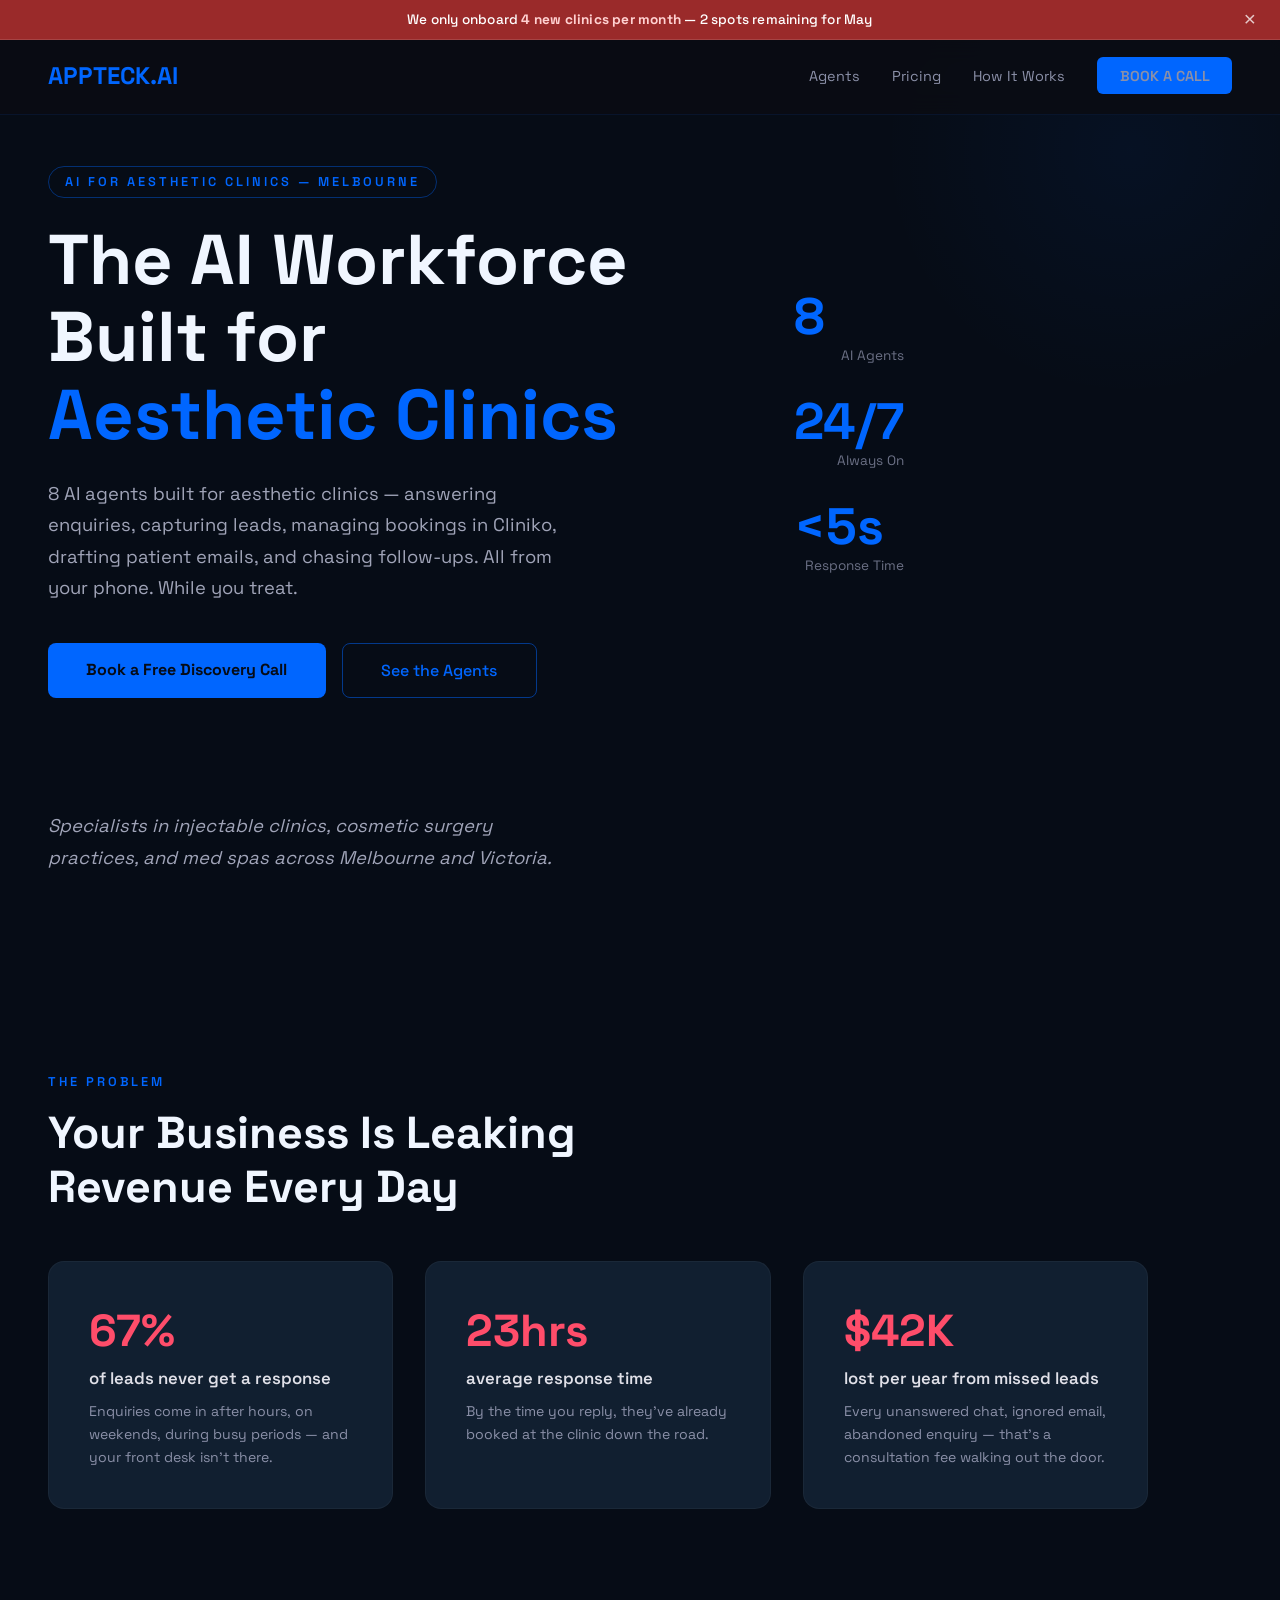
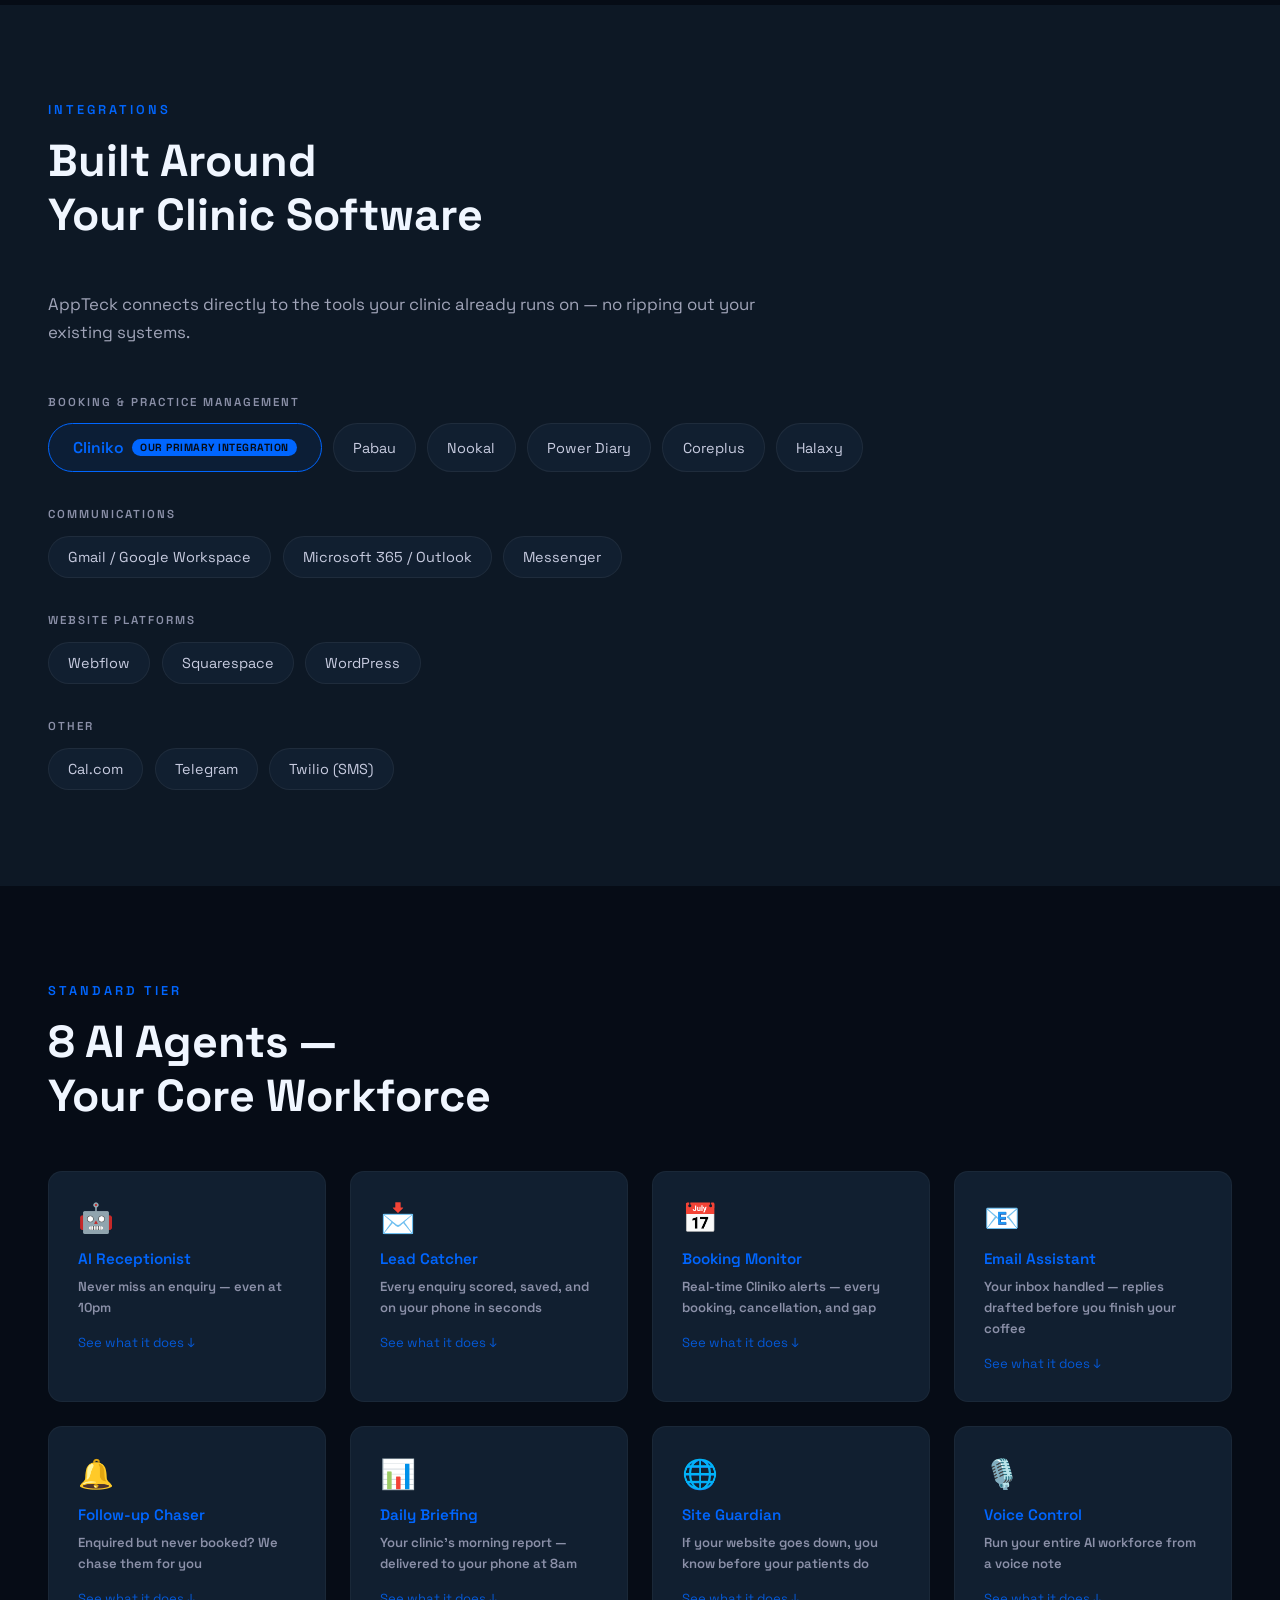
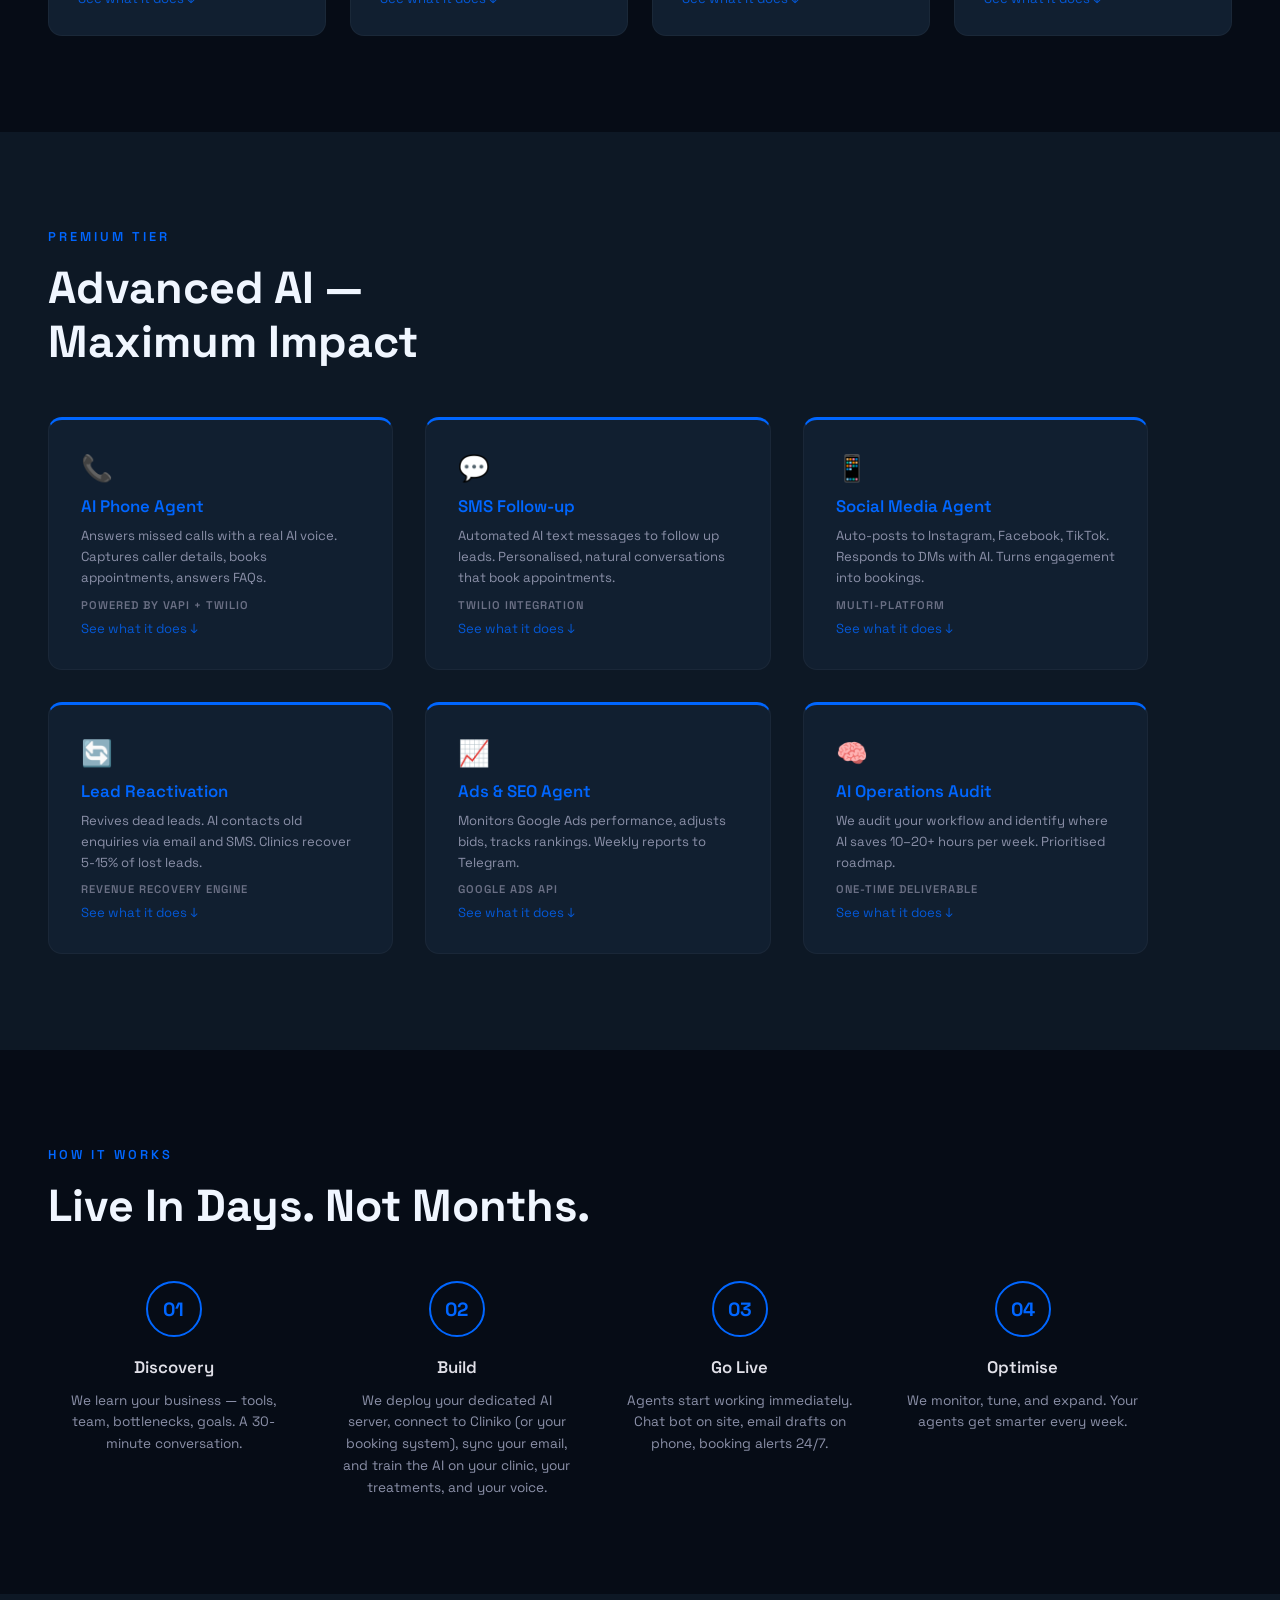
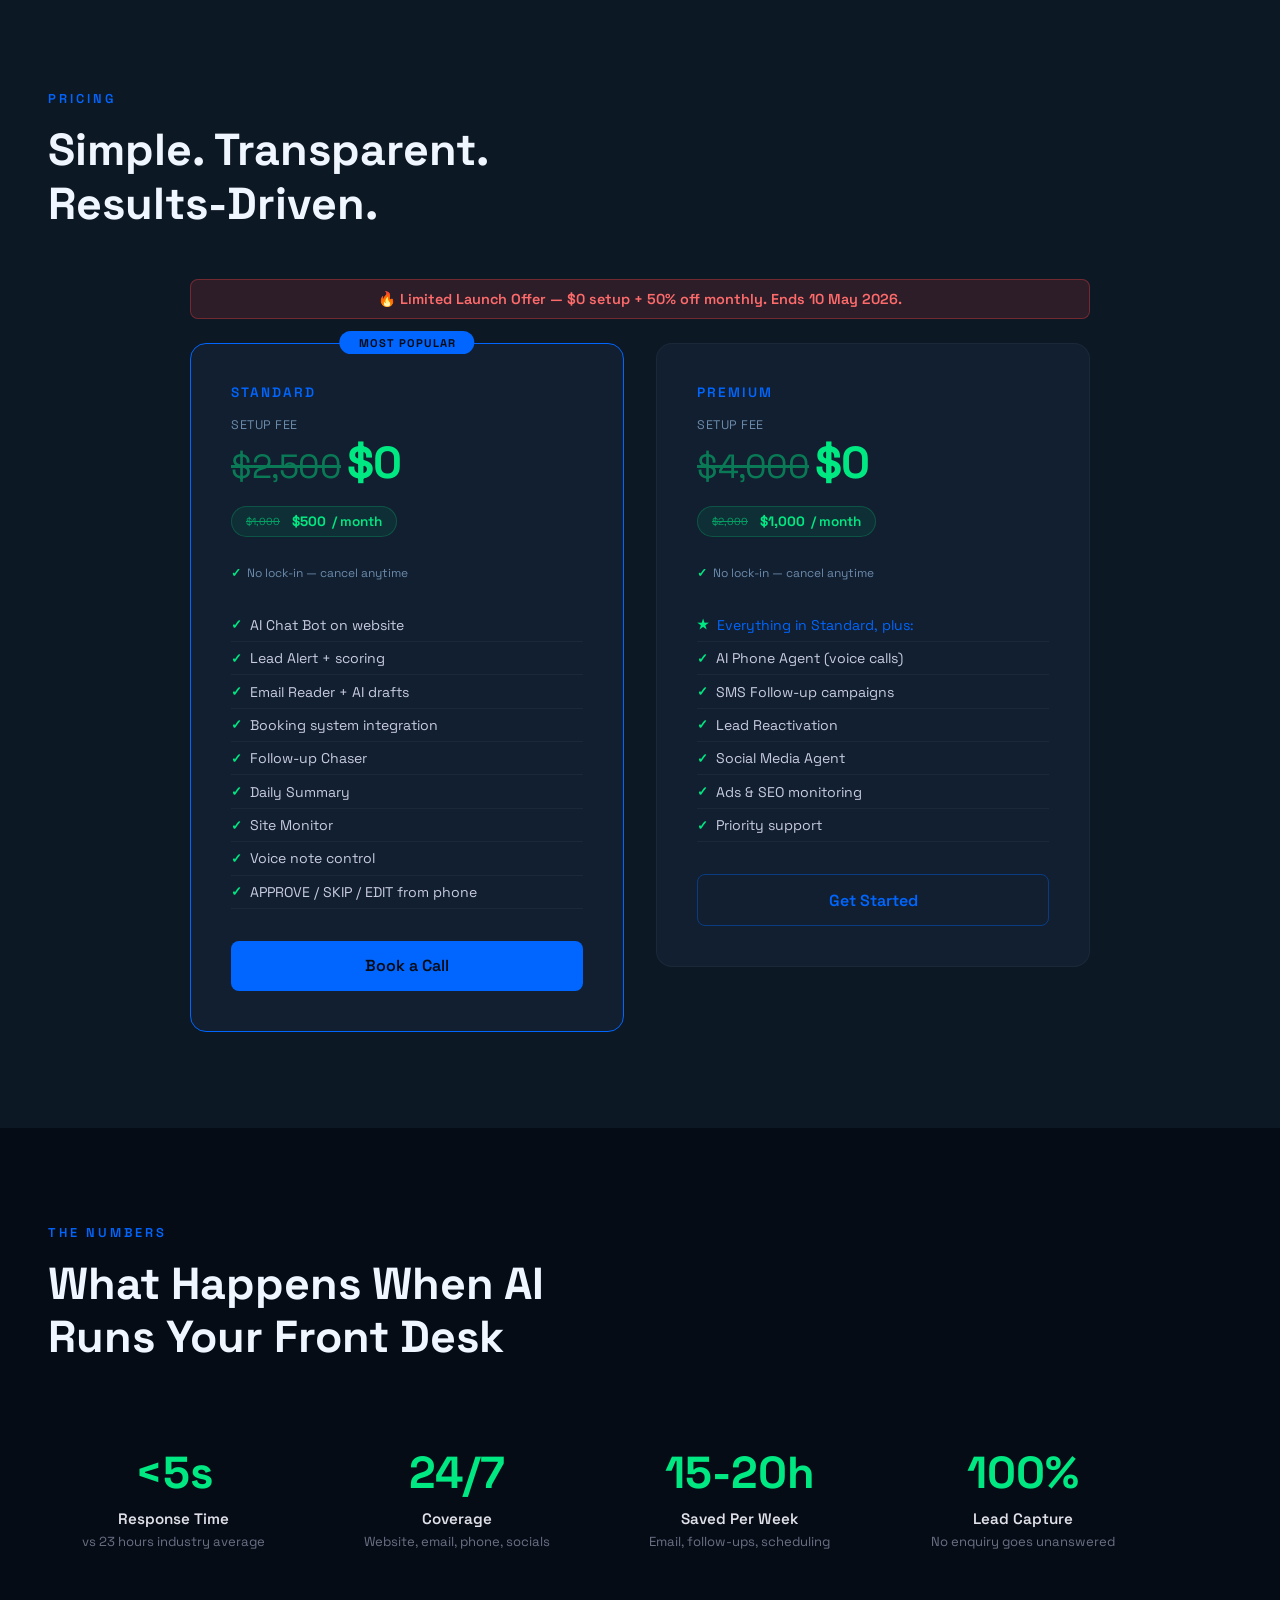
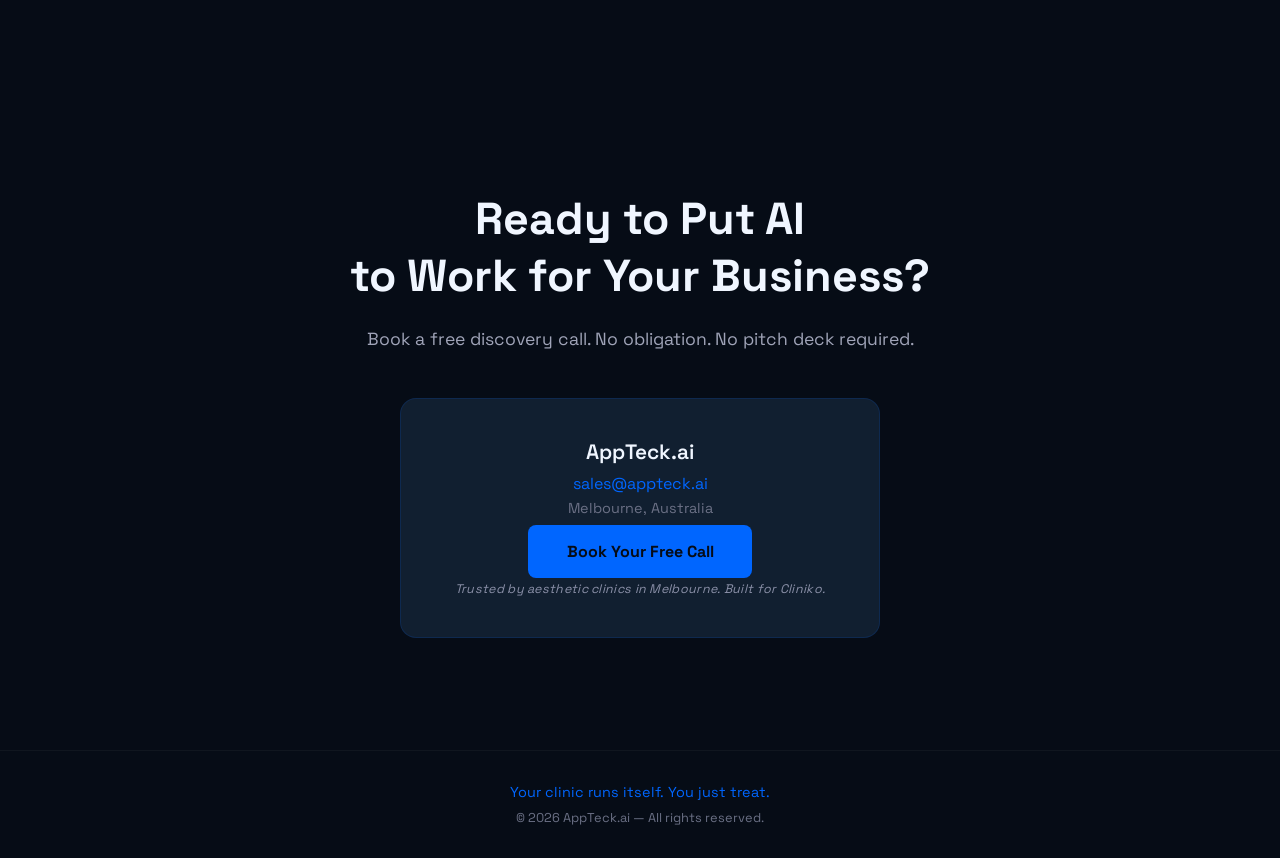
<file: get-started/index.html>
<!DOCTYPE html>
<html lang="en">
<head>
<meta charset="UTF-8">
<meta name="viewport" content="width=device-width, initial-scale=1.0">
<title>AppTeck.ai — AI Automation for Aesthetic Clinics | Cliniko Integration</title>
<meta name="description" content="AI agents built for injectable clinics and med aesthetic practices. Connects to Cliniko, Pabau, Nookal. Capture every lead, automate follow-ups, manage bookings — all from Telegram.">
<meta name="robots" content="noindex,follow">
<link rel="preconnect" href="https://fonts.googleapis.com">
<link rel="preconnect" href="https://fonts.gstatic.com" crossorigin>
<link href="https://fonts.googleapis.com/css2?family=Space+Grotesk:wght@300;400;500;600;700&display=swap" rel="stylesheet">
<style>
:root{--bg:#060c16;--surface:#0d1825;--card:#111f30;--border:rgba(0,140,255,0.15);--blue:#0066ff;--blue-glow:rgba(0,102,255,0.25);--teal:#00d4ff;--white:#f0f6ff;--muted:#6b8aaa;--green:#00e882;--amber:#ffb800;--red:#ff4d6a;--gold:#0066ff;--dark:#060c16;--dark2:#0d1825}
*{margin:0;padding:0;box-sizing:border-box}
html,body{background:#060c16;color:#e8e8f0;font-family:'Space Grotesk',sans-serif;overflow-x:hidden;scroll-behavior:smooth}

nav{position:fixed;top:var(--banner-h,0);left:0;right:0;z-index:100;padding:1.2rem 3rem;display:flex;justify-content:space-between;align-items:center;background:rgba(10,12,20,0.92);backdrop-filter:blur(12px);border-bottom:1px solid rgba(0,102,255,0.1);transition:top .2s}
.logo{font-family:'Space Grotesk',sans-serif;font-size:1.5rem;font-weight:700;color:var(--gold);text-decoration:none}
.nav-r{display:flex;gap:2rem;align-items:center}
.nav-r a{color:#8b90a8;text-decoration:none;font-size:.9rem}
.nav-r a:hover{color:var(--gold)}
.nav-btn{background:var(--gold);color:#060c16;padding:.6rem 1.4rem;border-radius:6px;font-weight:600;font-size:.85rem;text-decoration:none}

.hero{min-height:100vh;display:flex;align-items:center;padding:calc(8rem + var(--banner-h,0)) 3rem 4rem;background:#060c16;position:relative}
.hero-glow{position:absolute;width:500px;height:500px;border-radius:50%;background:radial-gradient(circle,rgba(0,102,255,0.06)0%,transparent 70%);top:-100px;right:-100px;pointer-events:none}
.hero-container{max-width:1200px;width:100%;margin:0 auto;display:flex;flex-wrap:wrap;align-items:center;justify-content:flex-start;gap:6rem;position:relative;z-index:1}
.hero-inner{max-width:650px;flex:0 1 650px}
.hero-tag{display:inline-block;color:var(--gold);font-size:.8rem;font-weight:600;letter-spacing:3px;text-transform:uppercase;margin-bottom:1.5rem;border:1px solid rgba(0,102,255,0.4);padding:.4rem 1rem;border-radius:20px;opacity:0;animation:fu .7s .2s forwards}
.hero h1{font-family:'Space Grotesk',sans-serif;font-size:clamp(2.8rem,5.5vw,4.5rem);font-weight:900;line-height:1.1;margin-bottom:1.5rem;color:#f0f6ff;opacity:0;animation:fu .7s .4s forwards}
.hero h1 em{color:var(--gold);font-style:normal}
.hero p{font-size:1.15rem;color:#a0a4b8;line-height:1.7;max-width:520px;margin-bottom:2.5rem;opacity:0;animation:fu .7s .6s forwards}
.hero-btns{display:flex;gap:1rem;flex-wrap:wrap;opacity:0;animation:fu .7s .8s forwards}
.btn-p{background:var(--gold);color:#060c16;padding:1rem 2.4rem;border-radius:8px;font-weight:700;font-size:1rem;text-decoration:none;transition:all .3s}
.btn-p:hover{background:#0052cc;transform:translateY(-2px);box-shadow:0 8px 25px rgba(0,102,255,0.25)}
.btn-s{border:1px solid rgba(0,102,255,0.5);color:var(--gold);padding:1rem 2.4rem;border-radius:8px;font-weight:500;font-size:1rem;text-decoration:none;transition:all .3s}
.btn-s:hover{background:rgba(0,102,255,0.1)}
.hero-stats{display:flex;flex-direction:column;gap:2rem;flex:0 0 auto;opacity:0;animation:fu .7s 1s forwards}
.h-stat .n{font-family:'Space Grotesk',sans-serif;font-size:3.2rem;font-weight:900;color:var(--gold);line-height:1}
.h-stat .l{font-size:.85rem;color:#6b7085;margin-top:.3rem;text-align:right}

.sec{padding:6rem 3rem}
.sec-dark{background:#060c16}
.sec-alt{background:var(--dark2)}
.stag{color:var(--gold);font-size:.8rem;font-weight:600;letter-spacing:3px;text-transform:uppercase;margin-bottom:1rem}
.stitle{font-family:'Space Grotesk',sans-serif;font-size:clamp(1.8rem,3.5vw,2.8rem);font-weight:700;margin-bottom:3rem;line-height:1.2;color:#f0f6ff}

.prob-grid{display:grid;grid-template-columns:repeat(3,1fr);gap:2rem;max-width:1100px}
.prob-card{background:var(--card);border-radius:16px;padding:2.5rem;border:1px solid rgba(255,255,255,.04);transition:all .3s}
.prob-card:hover{transform:translateY(-4px);border-color:rgba(0,102,255,.15)}
.prob-card .s{font-family:'Space Grotesk',sans-serif;font-size:2.8rem;font-weight:900;color:var(--red);margin-bottom:.5rem}
.prob-card h3{font-size:1.05rem;font-weight:600;color:#e0e0e8;margin-bottom:.7rem}
.prob-card p{font-size:.88rem;color:#8b90a8;line-height:1.6}

.ag-grid{display:grid;grid-template-columns:repeat(4,1fr);gap:1.5rem;max-width:1200px}
.ag-card{background:var(--card);border-radius:14px;padding:1.8rem;border:1px solid rgba(255,255,255,.04);transition:all .3s;position:relative;overflow:hidden}
.ag-card::after{content:'';position:absolute;top:0;left:0;right:0;height:3px;background:var(--gold);opacity:0;transition:opacity .3s}
.ag-card:hover{transform:translateY(-4px);border-color:rgba(0,102,255,.15)}
.ag-card:hover::after{opacity:1}
.ag-card .ic{font-size:1.8rem;margin-bottom:.8rem;display:block}
.ag-card h3{font-size:.95rem;font-weight:600;color:var(--gold);margin-bottom:.5rem}
.ag-card p{font-size:.82rem;color:#8b90a8;line-height:1.6}

.pm-grid{display:grid;grid-template-columns:repeat(3,1fr);gap:2rem;max-width:1100px}
.pm-card{background:var(--card);border-radius:14px;padding:2rem;border-top:3px solid var(--gold);border-left:1px solid rgba(255,255,255,.04);border-right:1px solid rgba(255,255,255,.04);border-bottom:1px solid rgba(255,255,255,.04);transition:transform .3s}
.pm-card:hover{transform:translateY(-4px)}
.pm-card .ic{font-size:1.6rem;margin-bottom:.7rem}
.pm-card h3{font-size:1.05rem;font-weight:600;color:var(--gold);margin-bottom:.5rem}
.pm-card p{font-size:.82rem;color:#8b90a8;line-height:1.6;margin-bottom:.6rem}
.pm-card .t{font-size:.7rem;color:#6b7085;font-weight:600;letter-spacing:1px;text-transform:uppercase}

.steps{display:grid;grid-template-columns:repeat(4,1fr);gap:2rem;max-width:1100px}
.step{text-align:center}
.step-n{width:56px;height:56px;border-radius:50%;border:2px solid var(--gold);display:flex;align-items:center;justify-content:center;margin:0 auto 1.2rem;font-family:'Space Grotesk',sans-serif;font-size:1.2rem;font-weight:700;color:var(--gold)}
.step h3{font-size:1.05rem;font-weight:600;color:#e0e0e8;margin-bottom:.7rem}
.step p{font-size:.85rem;color:#8b90a8;line-height:1.6;padding:0 .5rem}

.pr-grid{display:grid;grid-template-columns:repeat(2,1fr);gap:2rem;max-width:900px;margin:0 auto;align-items:start}
.pr-card{background:var(--card);border-radius:16px;padding:2.5rem;border:1px solid rgba(255,255,255,.04);transition:transform .3s;position:relative}
.pr-card.ft{border-color:var(--gold);transform:scale(1.02)}
.pr-card.ft::before{content:'MOST POPULAR';position:absolute;top:-13px;left:50%;transform:translateX(-50%);background:var(--gold);color:#060c16;padding:.3rem 1.2rem;border-radius:20px;font-size:.7rem;font-weight:700;letter-spacing:1px}
.pr-card:hover{transform:translateY(-4px)}
.pr-card.ft:hover{transform:scale(1.02) translateY(-4px)}
.pr-tier{font-size:.85rem;font-weight:600;color:var(--gold);letter-spacing:2px;text-transform:uppercase;margin-bottom:1rem}
.pr-amt{display:inline-flex;align-items:center;gap:6px;background:rgba(0,232,130,0.08);border:1px solid rgba(0,232,130,0.2);color:var(--green);font-size:.85rem;font-weight:600;padding:6px 14px;border-radius:100px;margin:16px 0 28px;font-family:'Space Grotesk',sans-serif}
.pr-feat{list-style:none;margin:1.5rem 0 2rem}
.pr-feat li{padding:.45rem 0;font-size:.88rem;color:#c8cce0;border-bottom:1px solid rgba(255,255,255,.04);display:flex;align-items:center;gap:.5rem}
.pr-feat li::before{content:'✓';color:var(--green);font-weight:700;font-size:.8rem}
.pr-feat li.hl{color:var(--gold)}
.pr-feat li.hl::before{content:'★'}
.pr-setup-label{font-size:.78rem;color:#6b8aaa;margin-bottom:8px;text-transform:uppercase;letter-spacing:.5px}
.pr-setup{font-family:'Space Grotesk',sans-serif;font-size:2.8rem;font-weight:800;line-height:1;letter-spacing:-1px;color:var(--green);margin-bottom:4px}
.pr-nolock{font-size:.75rem;color:#6b8aaa;margin-bottom:28px;display:flex;align-items:center;gap:6px}
.pr-nolock::before{content:'✓';color:var(--green);font-weight:700}
.pr-cta{display:block;text-align:center;padding:.9rem;border-radius:8px;font-weight:600;text-decoration:none;transition:all .3s}
.pr-cta.p{background:var(--gold);color:#060c16}
.pr-cta.p:hover{background:#0052cc}
.pr-cta.o{border:1px solid rgba(0,102,255,.4);color:var(--gold)}
.pr-cta.o:hover{background:rgba(0,102,255,.1)}

.res-grid{display:grid;grid-template-columns:repeat(4,1fr);gap:2rem;max-width:1100px}
.res-card{text-align:center;padding:2rem}
.res-card .n{font-family:'Space Grotesk',sans-serif;font-size:2.8rem;font-weight:900;color:var(--green);margin-bottom:.5rem}
.res-card h3{font-size:.95rem;font-weight:600;color:#e0e0e8;margin-bottom:.3rem}
.res-card p{font-size:.82rem;color:#6b7085}

.intro-line{font-size:1.05rem;color:#a0a4b8;line-height:1.7;max-width:720px;margin-bottom:3rem}
.int-wrap{max-width:1100px;display:flex;flex-direction:column;gap:2.2rem}
.int-group{display:flex;flex-direction:column;gap:.9rem}
.int-label{font-size:.72rem;color:#8b90a8;font-weight:600;letter-spacing:2px;text-transform:uppercase}
.int-pills{display:flex;flex-wrap:wrap;gap:.7rem}
.int-pill{display:inline-flex;align-items:center;gap:.5rem;background:var(--card);border:1px solid rgba(255,255,255,.06);border-radius:999px;padding:.7rem 1.2rem;font-size:.9rem;color:#c8cce0;transition:all .3s}
.int-pill:hover{transform:translateY(-2px);border-color:rgba(0,102,255,.25)}
.int-pill.hl{background:rgba(0,102,255,.08);border-color:var(--gold);color:var(--gold);font-weight:600}
.int-pill .badge{font-size:.65rem;background:var(--gold);color:#060c16;padding:.15rem .5rem;border-radius:999px;font-weight:700;letter-spacing:.5px;text-transform:uppercase}
.cta-sec{padding:7rem 3rem;text-align:center;background:#060c16}
.cta-sec h2{font-family:'Space Grotesk',sans-serif;font-size:clamp(1.8rem,3.5vw,3rem);font-weight:700;color:#f0f6ff;margin-bottom:1.5rem}
.cta-sec>p{font-size:1.1rem;color:#a0a4b8;margin-bottom:3rem}
.cta-box{max-width:480px;margin:0 auto;background:var(--card);border-radius:16px;padding:2.5rem;border:1px solid rgba(0,102,255,.15)}
.cta-box h3{font-size:1.3rem;font-weight:600;color:#f0f6ff;margin-bottom:.5rem}
.cta-box .em{color:var(--gold);font-size:1rem;margin-bottom:.3rem}
.cta-box .loc{color:#6b7085;font-size:.9rem;margin-bottom:1.5rem}

footer{padding:2rem 3rem;text-align:center;font-size:.8rem;color:#6b7085;border-top:1px solid rgba(255,255,255,.04);background:#060c16}
footer .ft{font-family:'Space Grotesk',sans-serif;color:var(--gold);font-size:.9rem;margin-bottom:.5rem}

.urg-banner{position:fixed;top:0;left:0;right:0;z-index:101;background:#9a2a2a;color:#fff;text-align:center;padding:.7rem 3rem;font-size:.85rem;font-weight:500;border-bottom:1px solid rgba(255,255,255,.12);letter-spacing:.2px}
.urg-banner strong{color:#ffd1d1;font-weight:700}
.urg-banner .urg-x{position:absolute;right:1rem;top:50%;transform:translateY(-50%);background:transparent;border:0;color:#fff;cursor:pointer;font-size:1.3rem;opacity:.75;padding:.2rem .5rem;line-height:1}
.urg-banner .urg-x:hover{opacity:1}
.urg-banner.hide{display:none}
body{--banner-h:38px}
body.banner-dismissed{--banner-h:0px}
.hero-tagline{flex-basis:100%;color:#7b8095;font-size:.9rem;font-style:italic;margin-top:1rem;text-align:left;opacity:0;animation:fu .7s 1.2s forwards}
.trust-line{margin-top:1.2rem;font-size:.78rem;color:#8b90a8;font-style:italic;letter-spacing:.3px}
.int-pill.hl{padding:.85rem 1.5rem;font-size:.98rem}
.agent-headline{font-weight:600;color:#f0f6ff;font-size:.9rem;margin-bottom:.5rem;line-height:1.4}
.agent-tasks{font-size:.85em;opacity:.85;margin-top:8px;padding-left:16px}
.agent-tasks li{margin-bottom:.25rem;line-height:1.5}
.agent-impact{font-style:italic;opacity:.7;margin-top:10px;font-size:.9em}
.agent-tasks,.agent-impact{display:none;margin-top:8px}
.ag-card.expanded .agent-tasks,.ag-card.expanded .agent-impact,.pm-card.expanded .agent-tasks,.pm-card.expanded .agent-impact{display:block}
.ag-card > p:not(.agent-headline):not(.agent-impact){display:none}
.ag-card.expanded > p:not(.agent-headline):not(.agent-impact){display:block}
.pricing-urgency{text-align:center;background:rgba(220,60,60,0.15);border:1px solid rgba(220,60,60,0.4);color:#ff6b6b;padding:10px 20px;border-radius:8px;font-size:.9em;font-weight:600;margin-bottom:24px;max-width:900px;margin-left:auto;margin-right:auto}
.price-old{text-decoration:line-through;opacity:.45;font-size:.75em;margin-right:6px}
.price-new{color:#00c896;font-weight:700}
.setup-free{color:#00c896;font-weight:700}
.pr-amt .price-old{font-family:inherit;font-size:.75em;font-weight:400;color:inherit;text-decoration:line-through;opacity:.6;margin-right:6px;letter-spacing:0;vertical-align:baseline}
.pr-amt .price-new{font-family:inherit;font-size:1em;font-weight:700;color:var(--green);letter-spacing:0;vertical-align:baseline}
.pr-setup .price-old{font-family:inherit;font-size:.75em;font-weight:400;color:inherit;text-decoration:line-through;opacity:.45;margin-right:6px;letter-spacing:-.5px;vertical-align:baseline}
.pr-setup .setup-free{font-family:inherit;font-size:1em;font-weight:800;color:var(--green);letter-spacing:-1px;vertical-align:baseline}
.agent-toggle{background:none;border:none;color:var(--accent,var(--gold,#0066ff));font-size:.82em;cursor:pointer;padding:8px 0 0 0;display:block;width:100%;text-align:left;opacity:.8;font-family:inherit}
.agent-toggle:hover{opacity:1}
@keyframes fu{from{opacity:0;transform:translateY(25px)}to{opacity:1;transform:translateY(0)}}
.rv{opacity:0;transform:translateY(25px);transition:all .7s ease}
.rv.vis{opacity:1;transform:translateY(0)}

@media(max-width:1024px){.hero-container{flex-direction:column;align-items:flex-start;gap:3rem}.hero-stats{flex-direction:row;gap:2.5rem;align-self:stretch;justify-content:flex-start;flex-wrap:wrap}.h-stat .l{text-align:left}.ag-grid,.pm-grid{grid-template-columns:repeat(2,1fr)}.steps{grid-template-columns:repeat(2,1fr)}.int-wrap{max-width:100%}}
@media(max-width:768px){nav{padding:1rem 1.5rem}.nav-r a:not(.nav-btn){display:none}.hero,.sec,.cta-sec{padding:5rem 1.5rem}.prob-grid,.pr-grid,.res-grid,.ag-grid,.pm-grid,.steps{grid-template-columns:1fr}.pr-card.ft{transform:none}.hero-btns{flex-direction:column}.hero-stats{gap:1.5rem}.h-stat .n{font-size:2.4rem}}
</style>

<!-- Meta Pixel Code -->
<script>
!function(f,b,e,v,n,t,s)
{if(f.fbq)return;n=f.fbq=function(){n.callMethod?
n.callMethod.apply(n,arguments):n.queue.push(arguments)};
if(!f._fbq)f._fbq=n;n.push=n;n.loaded=!0;n.version='2.0';
n.queue=[];t=b.createElement(e);t.async=!0;
t.src=v;s=b.getElementsByTagName(e)[0];
s.parentNode.insertBefore(t,s)}(window, document,'script',
'https://connect.facebook.net/en_US/fbevents.js');
fbq('init', '1542503004328699');
fbq('track', 'PageView');
</script>
<noscript><img height="1" width="1" style="display:none"
src="https://www.facebook.com/tr?id=1542503004328699&ev=PageView&noscript=1"
/></noscript>
<!-- End Meta Pixel Code -->
</head>
<body>

<div class="urg-banner" id="urgBanner" role="status">
  <span>We only onboard <strong>4 new clinics per month</strong> — 2 spots remaining for May</span>
  <button class="urg-x" type="button" aria-label="Dismiss" onclick="document.getElementById('urgBanner').classList.add('hide');document.body.classList.add('banner-dismissed');">×</button>
</div>

<nav>
  <a href="/" class="logo">APPTECK.AI</a>
  <div class="nav-r">
    <a href="#agents">Agents</a>
    <a href="#pricing">Pricing</a>
    <a href="#how">How It Works</a>
    <a href="#book" class="nav-btn">BOOK A CALL</a>
  </div>
</nav>

<section class="hero">
  <div class="hero-glow"></div>
  <div class="hero-container">
    <div class="hero-inner">
      <div class="hero-tag">AI for Aesthetic Clinics — Melbourne</div>
      <h1>The AI Workforce<br>Built for<br><em>Aesthetic Clinics</em></h1>
      <p>8 AI agents built for aesthetic clinics — answering enquiries, capturing leads, managing bookings in Cliniko, drafting patient emails, and chasing follow-ups. All from your phone. While you treat.</p>
      <div class="hero-btns">
        <a href="#book" class="btn-p">Book a Free Discovery Call</a>
        <a href="#agents" class="btn-s">See the Agents</a>
      </div>
    </div>
    <div class="hero-stats">
      <div class="h-stat"><div class="n">8</div><div class="l">AI Agents</div></div>
      <div class="h-stat"><div class="n">24/7</div><div class="l">Always On</div></div>
      <div class="h-stat"><div class="n">&lt;5s</div><div class="l">Response Time</div></div>
    </div>
    <p class="hero-tagline">Specialists in injectable clinics, cosmetic surgery practices, and med spas across Melbourne and Victoria.</p>
  </div>
</section>

<section class="sec sec-dark">
  <div class="stag rv">The Problem</div>
  <h2 class="stitle rv">Your Business Is Leaking<br>Revenue Every Day</h2>
  <div class="prob-grid">
    <div class="prob-card rv"><div class="s">67%</div><h3>of leads never get a response</h3><p>Enquiries come in after hours, on weekends, during busy periods — and your front desk isn't there.</p></div>
    <div class="prob-card rv"><div class="s">23hrs</div><h3>average response time</h3><p>By the time you reply, they've already booked at the clinic down the road.</p></div>
    <div class="prob-card rv"><div class="s">$42K</div><h3>lost per year from missed leads</h3><p>Every unanswered chat, ignored email, abandoned enquiry — that's a consultation fee walking out the door.</p></div>
  </div>
</section>

<section class="sec sec-alt" id="integrations">
  <div class="stag rv">Integrations</div>
  <h2 class="stitle rv">Built Around<br>Your Clinic Software</h2>
  <p class="intro-line rv">AppTeck connects directly to the tools your clinic already runs on — no ripping out your existing systems.</p>
  <div class="int-wrap">
    <div class="int-group rv">
      <div class="int-label">Booking &amp; Practice Management</div>
      <div class="int-pills">
        <span class="int-pill hl">Cliniko<span class="badge">Our Primary Integration</span></span>
        <span class="int-pill">Pabau</span>
        <span class="int-pill">Nookal</span>
        <span class="int-pill">Power Diary</span>
        <span class="int-pill">Coreplus</span>
        <span class="int-pill">Halaxy</span>
      </div>
    </div>
    <div class="int-group rv">
      <div class="int-label">Communications</div>
      <div class="int-pills">
        <span class="int-pill">Gmail / Google Workspace</span>
        <span class="int-pill">Microsoft 365 / Outlook</span>
        <span class="int-pill">Messenger</span>
      </div>
    </div>
    <div class="int-group rv">
      <div class="int-label">Website Platforms</div>
      <div class="int-pills">
        <span class="int-pill">Webflow</span>
        <span class="int-pill">Squarespace</span>
        <span class="int-pill">WordPress</span>
      </div>
    </div>
    <div class="int-group rv">
      <div class="int-label">Other</div>
      <div class="int-pills">
        <span class="int-pill">Cal.com</span>
        <span class="int-pill">Telegram</span>
        <span class="int-pill">Twilio (SMS)</span>
      </div>
    </div>
  </div>
</section>

<section class="sec sec-dark" id="agents">
  <div class="stag rv">Standard Tier</div>
  <h2 class="stitle rv">8 AI Agents —<br>Your Core Workforce</h2>
  <div class="ag-grid">

    <div class="ag-card rv">
      <span class="ic">🤖</span>
      <h3>AI Receptionist</h3>
      <p class="agent-headline">Never miss an enquiry — even at 10pm</p>
      <p>Embedded on your clinic website, the AI Receptionist answers visitor questions 24/7 in your clinic's voice. It handles treatment FAQs, explains your consultation process, and captures lead details when a visitor shows interest. When someone asks about pricing, it presents your enquiry form instead of quoting numbers — protecting your pricing and qualifying the lead at the same time.</p>
      <ul class="agent-tasks">
        <li>Answers questions about lip filler, anti-wrinkle, skin treatments, and consultations at any hour</li>
        <li>Presents a lead capture form when pricing is asked</li>
        <li>Directs visitors to the right page (treatments, booking, contact)</li>
        <li>Sends captured lead details to your phone via Telegram instantly</li>
        <li>Never gives out pricing — always routes to a consultation</li>
      </ul>
      <p class="agent-impact">Turns late-night browsers into booked consultations — while you sleep.</p>
    </div>

    <div class="ag-card rv">
      <span class="ic">📩</span>
      <h3>Lead Catcher</h3>
      <p class="agent-headline">Every enquiry scored, saved, and on your phone in seconds</p>
      <p>Every time someone fills in a form — website, ad, or booking page — the Lead Catcher captures it, scores it from 1–10 based on treatment type and urgency, saves it to your CRM, and fires an instant Telegram alert to your phone. You see the lead's name, contact, treatment interest, and score before you've even finished your current patient.</p>
      <ul class="agent-tasks">
        <li>Receives leads from your website form, Meta ads, and booking pages</li>
        <li>Scores each lead 1–10 (high scores = ready to book, low scores = nurture)</li>
        <li>Saves every lead to your CRM with timestamp, source, and status</li>
        <li>Sends formatted Telegram alert within 3 seconds of submission</li>
        <li>Tracks lead status through your pipeline (new → contacted → booked → won)</li>
      </ul>
      <p class="agent-impact">No lead sits unread for 23 hours. You know about every enquiry instantly.</p>
    </div>

    <div class="ag-card rv">
      <span class="ic">📅</span>
      <h3>Booking Monitor</h3>
      <p class="agent-headline">Real-time Cliniko alerts — every booking, cancellation, and gap</p>
      <p>Connected directly to Cliniko (or Pabau, Nookal, Power Diary), the Booking Monitor watches your appointment schedule in real time. New booking? You're notified. Cancellation opens a gap? You're notified with the gap time so you can fill it fast. It also sends a daily schedule briefing each morning so you walk into clinic knowing exactly what the day looks like.</p>
      <ul class="agent-tasks">
        <li>Monitors Cliniko, Pabau, Nookal, Power Diary, Halaxy in real time</li>
        <li>Sends Telegram alert for every new booking with patient name and treatment</li>
        <li>Alerts you the moment a cancellation creates a gap — with the gap time</li>
        <li>Sends morning schedule summary at 8am AEST daily</li>
        <li>Flags no-shows so follow-up can be triggered immediately</li>
      </ul>
      <p class="agent-impact">Fill cancellation gaps before they cost you a consultation fee.</p>
    </div>

    <div class="ag-card rv">
      <span class="ic">📧</span>
      <h3>Email Assistant</h3>
      <p class="agent-headline">Your inbox handled — replies drafted before you finish your coffee</p>
      <p>The Email Assistant reads your clinic inbox every 15 minutes, identifies emails that need a reply, and uses AI to draft a professional, on-brand response. The draft lands in your Telegram with the original email context. You read it, approve it with one tap, edit it with a voice note, or skip it. The approved email sends immediately — no logging into Gmail required.</p>
      <ul class="agent-tasks">
        <li>Reads clinic inbox (Gmail or Microsoft 365) every 15 minutes</li>
        <li>Identifies patient enquiries, booking requests, and supplier emails</li>
        <li>Drafts a professional reply using your clinic's tone and service knowledge</li>
        <li>Sends draft + original email to Telegram for your approval</li>
        <li>Sends the email the moment you tap APPROVE — from your clinic address</li>
        <li>Supports APPROVE / SKIP / EDIT commands and voice note edits</li>
      </ul>
      <p class="agent-impact">Handle every patient email between appointments — without touching a laptop.</p>
    </div>

    <div class="ag-card rv">
      <span class="ic">🔔</span>
      <h3>Follow-up Chaser</h3>
      <p class="agent-headline">Enquired but never booked? We chase them for you</p>
      <p>The Follow-up Chaser monitors every lead in your CRM and flags anyone who enquired but hasn't booked within 24 hours. It drafts a warm, personalised follow-up email and queues it for your approval in Telegram. One tap and it sends. It runs twice daily — catching both morning and afternoon enquiries that went cold — and tracks whether the follow-up converted to a booking.</p>
      <ul class="agent-tasks">
        <li>Scans CRM twice daily for leads with no follow-up after 24 hours</li>
        <li>Drafts personalised follow-up email referencing their specific treatment interest</li>
        <li>Queues draft in Telegram for one-tap approval</li>
        <li>Tracks follow-up status and updates CRM when sent</li>
        <li>Flags leads that still haven't responded after 3 follow-ups for manual review</li>
        <li>Recovers an average of 15–25% of leads that would otherwise go cold</li>
      </ul>
      <p class="agent-impact">Most clinics lose 40% of leads to slow follow-up. This closes that gap.</p>
    </div>

    <div class="ag-card rv">
      <span class="ic">📊</span>
      <h3>Daily Briefing</h3>
      <p class="agent-headline">Your clinic's morning report — delivered to your phone at 8am</p>
      <p>Every morning at 8am AEST, the Daily Briefing sends a structured summary to your Telegram. You see exactly where your business stands before you walk through the clinic door — new leads overnight, today's appointments, pending emails, follow-ups due, and revenue metrics for the week. No dashboards, no logins. Just the numbers that matter, where you already are.</p>
      <ul class="agent-tasks">
        <li>Sends daily summary at 8am AEST to Telegram</li>
        <li>Reports: new leads (last 24h), lead pipeline status, conversion rate</li>
        <li>Reports: today's Cliniko appointments with patient names and treatments</li>
        <li>Reports: emails waiting for approval, follow-ups due today</li>
        <li>Reports: weekly enquiry volume and bookings trend</li>
        <li>Flags anything urgent (overdue follow-ups, site downtime, failed agents)</li>
      </ul>
      <p class="agent-impact">Start every day knowing exactly what needs your attention — in 30 seconds.</p>
    </div>

    <div class="ag-card rv">
      <span class="ic">🌐</span>
      <h3>Site Guardian</h3>
      <p class="agent-headline">If your website goes down, you know before your patients do</p>
      <p>The Site Guardian pings your clinic website every 5 minutes around the clock. The moment it detects downtime — whether a hosting issue, SSL expiry, or DNS problem — it fires an immediate Telegram alert with the error type and timestamp. When the site recovers, you get a recovery notification with total downtime duration. For a clinic that books online, every minute of downtime is a missed booking.</p>
      <ul class="agent-tasks">
        <li>Checks clinic website availability every 5 minutes, 24/7</li>
        <li>Detects HTTP errors, timeouts, SSL certificate issues, and DNS failures</li>
        <li>Sends instant Telegram alert with error type and exact downtime start time</li>
        <li>Sends recovery notification with total downtime duration</li>
        <li>Logs all downtime events for monthly reporting</li>
        <li>Monitors multiple URLs (website, booking page, patient portal)</li>
      </ul>
      <p class="agent-impact">A clinic that books online can't afford invisible downtime.</p>
    </div>

    <div class="ag-card rv">
      <span class="ic">🎙️</span>
      <h3>Voice Control</h3>
      <p class="agent-headline">Run your entire AI workforce from a voice note</p>
      <p>Between patients, in the car, or in the treatment room — Voice Control lets you manage everything with a voice message in Telegram. Send a voice note saying "draft a follow-up for Sarah about her lip filler consult" and the Email Assistant gets to work. Say "what leads came in today" and you get a spoken summary. The entire AI system is controllable with natural language — no typing required.</p>
      <ul class="agent-tasks">
        <li>Transcribes voice notes using OpenAI Whisper (accurate medical terminology)</li>
        <li>Triggers email drafts via voice: "draft a reply to the booking request"</li>
        <li>Updates lead status via voice: "mark lead 42 as booked"</li>
        <li>Retrieves pipeline info via voice: "how many leads this week"</li>
        <li>Edits queued email drafts via voice before sending</li>
        <li>Supports all APPROVE / SKIP / EDIT / PIPELINE commands by voice or text</li>
      </ul>
      <p class="agent-impact">Manage your entire front desk with a 10-second voice message.</p>
    </div>

  </div>
</section>

<section class="sec sec-alt">
  <div class="stag rv">Premium Tier</div>
  <h2 class="stitle rv">Advanced AI —<br>Maximum Impact</h2>
  <div class="pm-grid">
    <div class="pm-card rv">
      <div class="ic">📞</div>
      <h3>AI Phone Agent</h3>
      <p>Answers missed calls with a real AI voice. Captures caller details, books appointments, answers FAQs.</p>
      <div class="t">Powered by Vapi + Twilio</div>
      <ul class="agent-tasks">
        <li>Picks up missed calls within 2 rings</li>
        <li>Captures caller name, contact, and treatment interest in real time</li>
        <li>Books appointments directly into Cliniko</li>
        <li>Answers common FAQs (hours, location, treatment types)</li>
        <li>Sends transcript + summary to Telegram after every call</li>
        <li>Forwards complex queries to your mobile when needed</li>
      </ul>
      <p class="agent-impact">Recover the bookings your front desk can't pick up.</p>
    </div>

    <div class="pm-card rv">
      <div class="ic">💬</div>
      <h3>SMS Follow-up</h3>
      <p>Automated AI text messages to follow up leads. Personalised, natural conversations that book appointments.</p>
      <div class="t">Twilio Integration</div>
      <ul class="agent-tasks">
        <li>Sends personalised SMS based on lead source and treatment interest</li>
        <li>Drip sequence with up to 3 follow-ups over 7 days</li>
        <li>Replies route to your Telegram for one-tap response</li>
        <li>Tracks opens, replies, and bookings per campaign</li>
        <li>Auto-stops the moment a lead books a consultation</li>
        <li>Honours opt-out requests and Australian SPAM Act consent rules</li>
      </ul>
      <p class="agent-impact">SMS gets a 98% open rate. Most clinics ignore it — you won't.</p>
    </div>

    <div class="pm-card rv">
      <div class="ic">📱</div>
      <h3>Social Media Agent</h3>
      <p>Auto-posts to Instagram, Facebook, TikTok. Responds to DMs with AI. Turns engagement into bookings.</p>
      <div class="t">Multi-Platform</div>
      <ul class="agent-tasks">
        <li>Drafts and posts treatment content to Instagram, Facebook, TikTok</li>
        <li>Responds to DMs in your clinic voice within seconds</li>
        <li>Qualifies social leads with smart treatment-specific questions</li>
        <li>Routes serious enquiries straight to your Telegram</li>
        <li>Tracks which posts and DMs convert to bookings</li>
        <li>You approve every post before it goes live</li>
      </ul>
      <p class="agent-impact">Turn likes into leads. Turn DMs into deposits.</p>
    </div>

    <div class="pm-card rv">
      <div class="ic">🔄</div>
      <h3>Lead Reactivation</h3>
      <p>Revives dead leads. AI contacts old enquiries via email and SMS. Clinics recover 5-15% of lost leads.</p>
      <div class="t">Revenue Recovery Engine</div>
      <ul class="agent-tasks">
        <li>Pulls every cold lead from your CRM (last 6–24 months)</li>
        <li>Drafts personalised reactivation emails and SMS messages</li>
        <li>Sends only after your one-tap approval in Telegram</li>
        <li>Offers a consultation slot or seasonal incentive based on history</li>
        <li>Tracks conversions back to the original lead source</li>
        <li>Repeats quarterly to keep your back-catalogue warm</li>
      </ul>
      <p class="agent-impact">Most clinics have $50K+ in dead leads. We turn 1 in 10 back into a patient.</p>
    </div>

    <div class="pm-card rv">
      <div class="ic">📈</div>
      <h3>Ads &amp; SEO Agent</h3>
      <p>Monitors Google Ads performance, adjusts bids, tracks rankings. Weekly reports to Telegram.</p>
      <div class="t">Google Ads API</div>
      <ul class="agent-tasks">
        <li>Monitors Google Ads performance and pacing daily</li>
        <li>Flags underperforming campaigns and wasted spend</li>
        <li>Tracks keyword rankings for treatments and Melbourne suburbs</li>
        <li>Watches landing-page health (load time, broken links)</li>
        <li>Sends weekly performance summary to Telegram</li>
        <li>Recommends budget shifts based on conversion data</li>
      </ul>
      <p class="agent-impact">Stop paying agencies $1,500/month for a slide deck. Get the data direct.</p>
    </div>

    <div class="pm-card rv">
      <div class="ic">🧠</div>
      <h3>AI Operations Audit</h3>
      <p>We audit your workflow and identify where AI saves 10–20+ hours per week. Prioritised roadmap.</p>
      <div class="t">One-Time Deliverable</div>
      <ul class="agent-tasks">
        <li>Reviews your booking system, CRM, email flow, and team workflows</li>
        <li>Identifies tasks that AI can fully automate vs assist</li>
        <li>Quantifies time saved per task per week</li>
        <li>Delivers prioritised AI roadmap (quick wins first)</li>
        <li>Includes ROI projection for each agent</li>
        <li>One-time deliverable — no ongoing fees</li>
      </ul>
      <p class="agent-impact">Know exactly which agents will pay for themselves first.</p>
    </div>
  </div>
</section>

<section class="sec sec-dark" id="how">
  <div class="stag rv">How It Works</div>
  <h2 class="stitle rv">Live In Days. Not Months.</h2>
  <div class="steps">
    <div class="step rv"><div class="step-n">01</div><h3>Discovery</h3><p>We learn your business — tools, team, bottlenecks, goals. A 30-minute conversation.</p></div>
    <div class="step rv"><div class="step-n">02</div><h3>Build</h3><p>We deploy your dedicated AI server, connect to Cliniko (or your booking system), sync your email, and train the AI on your clinic, your treatments, and your voice.</p></div>
    <div class="step rv"><div class="step-n">03</div><h3>Go Live</h3><p>Agents start working immediately. Chat bot on site, email drafts on phone, booking alerts 24/7.</p></div>
    <div class="step rv"><div class="step-n">04</div><h3>Optimise</h3><p>We monitor, tune, and expand. Your agents get smarter every week.</p></div>
  </div>
</section>

<section class="sec sec-alt" id="pricing">
  <div class="stag rv">Pricing</div>
  <h2 class="stitle rv">Simple. Transparent.<br>Results-Driven.</h2>
  <div class="pricing-urgency rv">🔥 Limited Launch Offer — $0 setup + 50% off monthly. Ends 10 May 2026.</div>
  <div class="pr-grid">
    <div class="pr-card ft rv">
      <div class="pr-tier">Standard</div>
      <div class="pr-setup-label">Setup Fee</div>
      <div class="pr-setup"><span class="price-old">$2,500</span><span class="setup-free">$0</span></div>
      <div class="pr-amt"><span class="price-old">$1,000</span><span class="price-new">$500</span> / month</div>
      <div class="pr-nolock">No lock-in — cancel anytime</div>
      <ul class="pr-feat">
        <li>AI Chat Bot on website</li>
        <li>Lead Alert + scoring</li>
        <li>Email Reader + AI drafts</li>
        <li>Booking system integration</li>
        <li>Follow-up Chaser</li>
        <li>Daily Summary</li>
        <li>Site Monitor</li>
        <li>Voice note control</li>
        <li>APPROVE / SKIP / EDIT from phone</li>
      </ul>
      <a href="#book" class="pr-cta p">Book a Call</a>
    </div>
    <div class="pr-card rv">
      <div class="pr-tier">Premium</div>
      <div class="pr-setup-label">Setup Fee</div>
      <div class="pr-setup"><span class="price-old">$4,000</span><span class="setup-free">$0</span></div>
      <div class="pr-amt"><span class="price-old">$2,000</span><span class="price-new">$1,000</span> / month</div>
      <div class="pr-nolock">No lock-in — cancel anytime</div>
      <ul class="pr-feat">
        <li class="hl">Everything in Standard, plus:</li>
        <li>AI Phone Agent (voice calls)</li>
        <li>SMS Follow-up campaigns</li>
        <li>Lead Reactivation</li>
        <li>Social Media Agent</li>
        <li>Ads & SEO monitoring</li>
        <li>Priority support</li>
      </ul>
      <a href="#book" class="pr-cta o">Get Started</a>
    </div>
  </div>
</section>

<section class="sec sec-dark">
  <div class="stag rv">The Numbers</div>
  <h2 class="stitle rv">What Happens When AI<br>Runs Your Front Desk</h2>
  <div class="res-grid">
    <div class="res-card rv"><div class="n">&lt;5s</div><h3>Response Time</h3><p>vs 23 hours industry average</p></div>
    <div class="res-card rv"><div class="n">24/7</div><h3>Coverage</h3><p>Website, email, phone, socials</p></div>
    <div class="res-card rv"><div class="n">15-20h</div><h3>Saved Per Week</h3><p>Email, follow-ups, scheduling</p></div>
    <div class="res-card rv"><div class="n">100%</div><h3>Lead Capture</h3><p>No enquiry goes unanswered</p></div>
  </div>
</section>

<section class="cta-sec" id="book">
  <h2 class="rv">Ready to Put AI<br>to Work for Your Business?</h2>
  <p class="rv">Book a free discovery call. No obligation. No pitch deck required.</p>
  <div class="cta-box rv">
    <h3>AppTeck.ai</h3>
    <div class="em">sales@appteck.ai</div>
    <div class="loc">Melbourne, Australia</div>
    <a href="https://cal.com/appteck" target="_blank" class="btn-p" onclick="fbq('track', 'Lead')">Book Your Free Call</a>
    <div class="trust-line">Trusted by aesthetic clinics in Melbourne. Built for Cliniko.</div>
  </div>
</section>

<footer>
  <div class="ft">Your clinic runs itself. You just treat.</div>
  <p>&copy; 2026 AppTeck.ai — All rights reserved.</p>
</footer>

<script>
const obs=new IntersectionObserver(e=>{e.forEach((el,i)=>{if(el.isIntersecting){setTimeout(()=>el.target.classList.add('vis'),i*60);obs.unobserve(el.target)}})},{threshold:.1});
document.querySelectorAll('.rv').forEach(el=>obs.observe(el));
</script>

<script>
document.querySelectorAll('.ag-card, .pm-card').forEach(function(card) {
  var tasks = card.querySelector('.agent-tasks');
  var impact = card.querySelector('.agent-impact');
  if (!tasks && !impact) return;
  var btn = document.createElement('button');
  btn.className = 'agent-toggle';
  btn.type = 'button';
  btn.textContent = 'See what it does ↓';
  card.appendChild(btn);
  btn.addEventListener('click', function() {
    var isOpen = card.classList.contains('expanded');
    document.querySelectorAll('.ag-card.expanded, .pm-card.expanded').forEach(function(c) {
      c.classList.remove('expanded');
      var b = c.querySelector('.agent-toggle');
      if (b) b.textContent = 'See what it does ↓';
    });
    if (!isOpen) {
      card.classList.add('expanded');
      btn.textContent = 'Show less ↑';
    }
  });
});
</script>
</body>
</html>
</file>
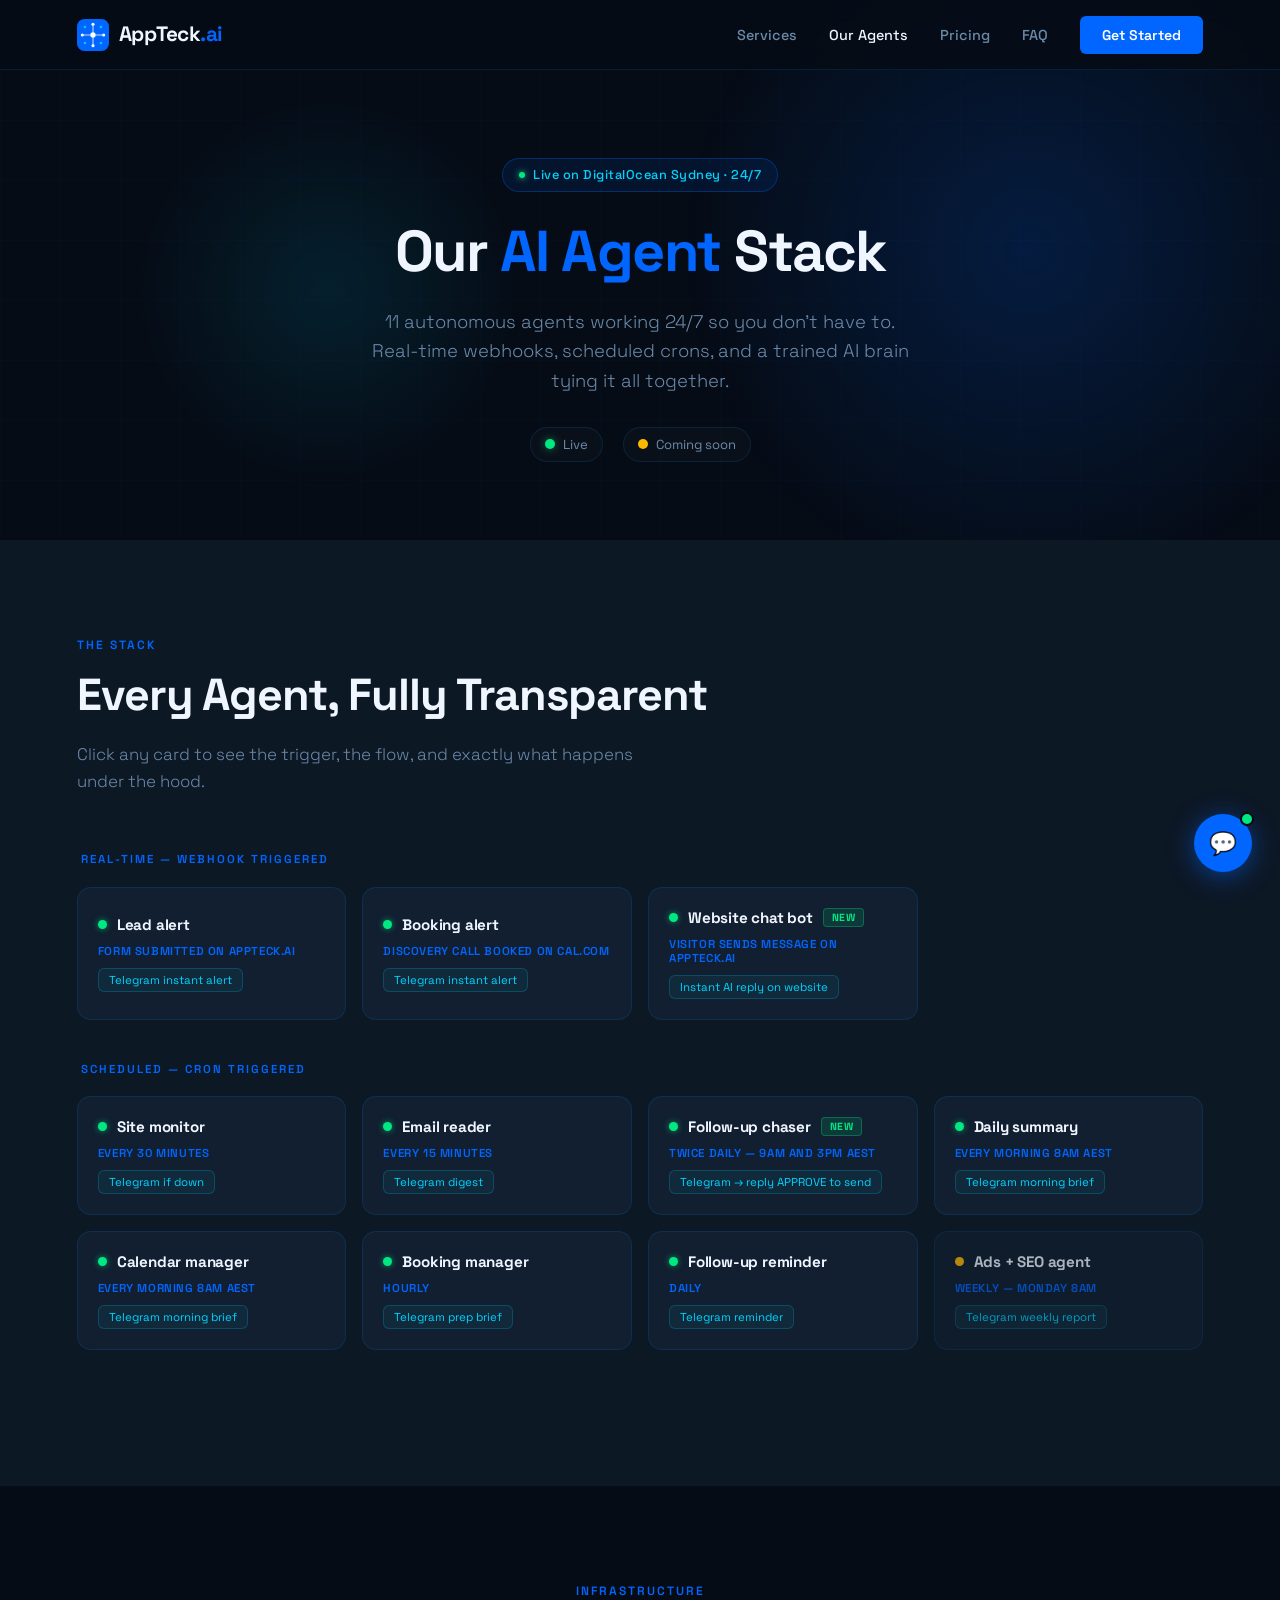
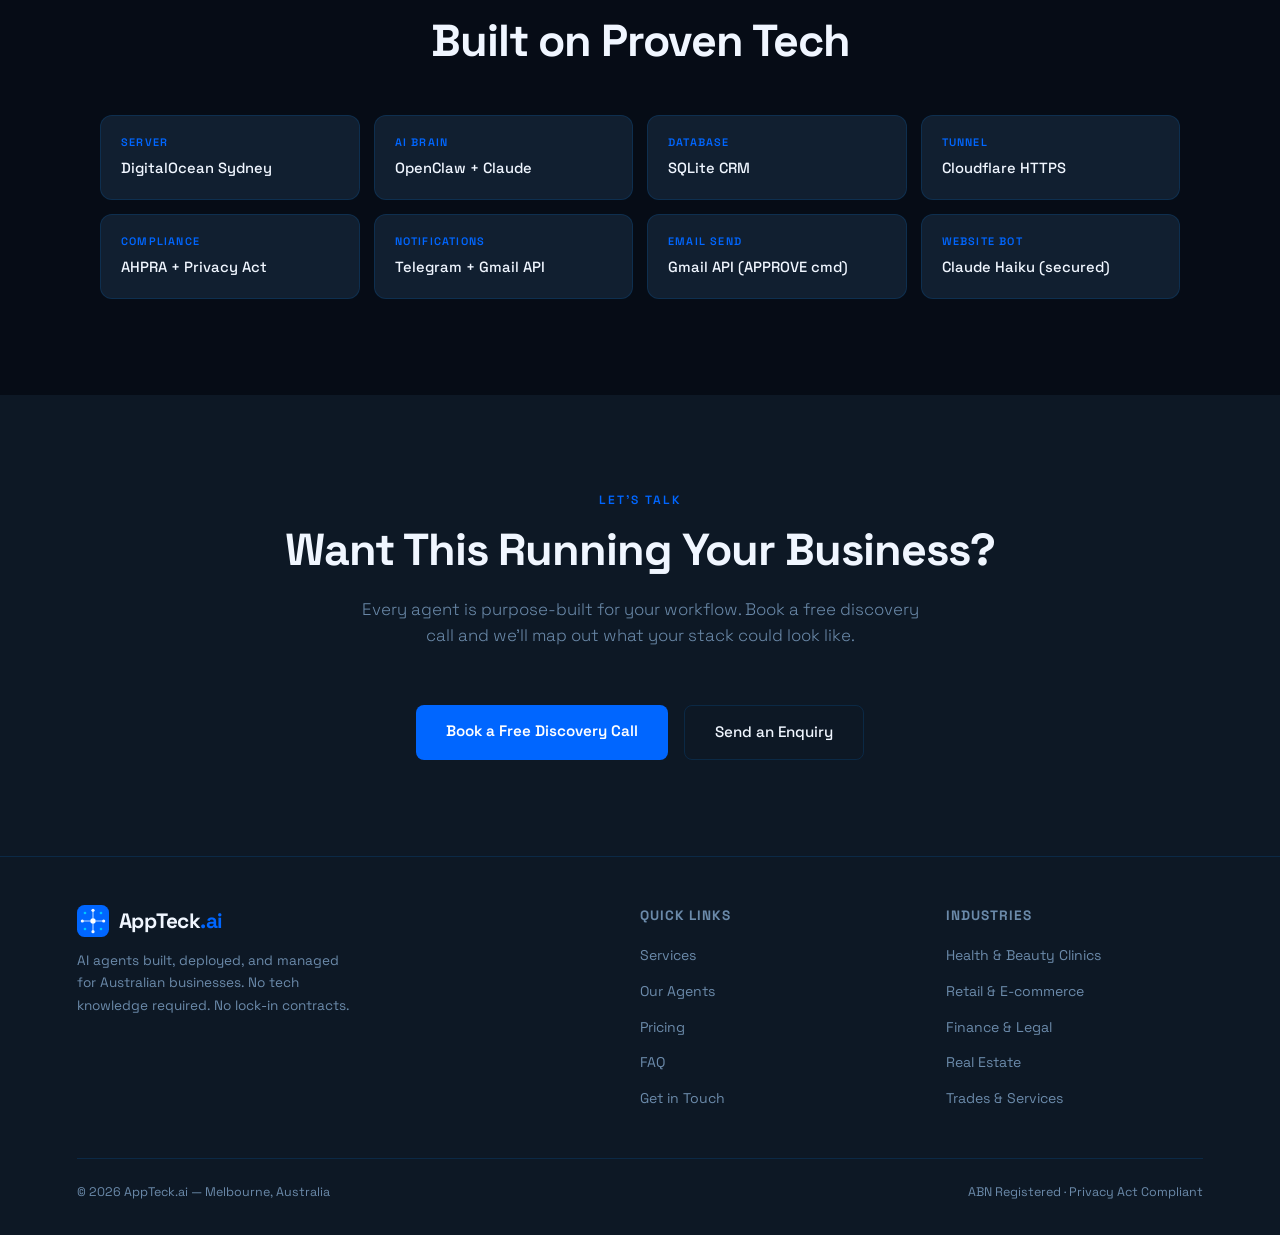
<file: agents.html>
<!DOCTYPE html>
<html lang="en">
<head>
  <meta charset="UTF-8">
  <meta name="viewport" content="width=device-width, initial-scale=1.0">
  <title>AppTeck.ai — Our AI Agent Stack</title>
  <meta name="description" content="11 autonomous AI agents working 24/7 so you don't have to. See how AppTeck.ai's agent stack runs Australian businesses end-to-end.">

  <link rel="preconnect" href="https://fonts.googleapis.com">
  <link rel="preconnect" href="https://fonts.gstatic.com" crossorigin>
  <link href="https://fonts.googleapis.com/css2?family=Space+Grotesk:wght@300;400;500;600;700&display=swap" rel="stylesheet">

  <link rel="stylesheet" href="assets/css/main.css">
  <link rel="stylesheet" href="assets/css/layout.css">
  <link rel="stylesheet" href="assets/css/components.css">
  <link rel="stylesheet" href="assets/css/chat.css">
  <link rel="stylesheet" href="assets/css/agents.css">

  <!-- Meta Pixel Code -->
  <script>
  !function(f,b,e,v,n,t,s)
  {if(f.fbq)return;n=f.fbq=function(){n.callMethod?
  n.callMethod.apply(n,arguments):n.queue.push(arguments)};
  if(!f._fbq)f._fbq=n;n.push=n;n.loaded=!0;n.version='2.0';
  n.queue=[];t=b.createElement(e);t.async=!0;
  t.src=v;s=b.getElementsByTagName(e)[0];
  s.parentNode.insertBefore(t,s)}(window, document,'script',
  'https://connect.facebook.net/en_US/fbevents.js');
  fbq('init', '1542503004328699');
  fbq('track', 'PageView');
  </script>
  <noscript><img height="1" width="1" style="display:none"
  src="https://www.facebook.com/tr?id=1542503004328699&ev=PageView&noscript=1"
  /></noscript>
  <!-- End Meta Pixel Code -->
</head>
<body>

<!-- NAV -->
<nav>
  <a href="index.html" class="logo">
    <svg width="32" height="32" viewBox="0 0 60 60" xmlns="http://www.w3.org/2000/svg" aria-hidden="true">
      <rect x="0" y="0" width="60" height="60" rx="14" fill="#0066FF"/>
      <circle cx="30" cy="30" r="5" fill="white"/>
      <circle cx="30" cy="10" r="3" fill="white" opacity="0.95"/>
      <circle cx="50" cy="30" r="3" fill="white" opacity="0.95"/>
      <circle cx="30" cy="50" r="3" fill="white" opacity="0.95"/>
      <circle cx="10" cy="30" r="3" fill="white" opacity="0.95"/>
      <line x1="30" y1="25" x2="30" y2="13" stroke="white" stroke-width="2" stroke-linecap="round" opacity="0.75"/>
      <line x1="35" y1="30" x2="47" y2="30" stroke="white" stroke-width="2" stroke-linecap="round" opacity="0.75"/>
      <line x1="30" y1="35" x2="30" y2="47" stroke="white" stroke-width="2" stroke-linecap="round" opacity="0.75"/>
      <line x1="25" y1="30" x2="13" y2="30" stroke="white" stroke-width="2" stroke-linecap="round" opacity="0.75"/>
      <circle cx="45" cy="15" r="2.5" fill="#00D4FF" opacity="0.9"/>
      <circle cx="45" cy="45" r="2.5" fill="#00D4FF" opacity="0.9"/>
      <circle cx="15" cy="45" r="2.5" fill="#00D4FF" opacity="0.9"/>
      <circle cx="15" cy="15" r="2.5" fill="#00D4FF" opacity="0.9"/>
    </svg>
    <span class="logo-text">AppTeck<span>.ai</span></span>
  </a>
  <ul class="nav-links" id="navLinks">
    <li><a href="index.html#services">Services</a></li>
    <li><a href="agents.html" class="active" aria-current="page">Our Agents</a></li>
    <li><a href="index.html#pricing">Pricing</a></li>
    <li><a href="index.html#faq">FAQ</a></li>
    <li><a href="index.html#contact" class="nav-cta">Get Started</a></li>
  </ul>
  <button type="button" class="hamburger" id="navToggle" aria-label="Menu" aria-controls="navLinks" aria-expanded="false">
    <span></span>
    <span></span>
    <span></span>
  </button>
</nav>

<!-- HERO -->
<section id="agents-hero">
  <div class="hero-glow"></div>
  <div class="hero-glow-2"></div>
  <div class="hero-inner">
    <div class="hero-badge">Live on DigitalOcean Sydney · 24/7</div>
    <h1>Our <span class="accent">AI Agent</span> Stack</h1>
    <p class="hero-sub">11 autonomous agents working 24/7 so you don't have to. Real-time webhooks, scheduled crons, and a trained AI brain tying it all together.</p>
    <div class="agent-legend">
      <div class="agent-pill"><span class="agent-dot live"></span>Live</div>
      <div class="agent-pill"><span class="agent-dot soon"></span>Coming soon</div>
    </div>
  </div>
</section>

<!-- AGENT STACK -->
<section id="agents-stack">
  <p class="section-label reveal">The Stack</p>
  <h2 class="reveal">Every Agent, Fully Transparent</h2>
  <p class="section-sub reveal">Click any card to see the trigger, the flow, and exactly what happens under the hood.</p>

  <div class="agent-group reveal">
    <div class="agent-group-label">Real-time — webhook triggered</div>
    <div class="agent-grid" id="rt-grid"></div>
  </div>

  <div class="agent-group reveal">
    <div class="agent-group-label">Scheduled — cron triggered</div>
    <div class="agent-grid" id="cr-grid"></div>
  </div>

  <div id="agentDetail" class="agent-detail" style="display:none" role="region" aria-label="Agent details"></div>
</section>

<!-- INFRASTRUCTURE -->
<section id="agents-infra">
  <p class="section-label reveal" style="text-align:center">Infrastructure</p>
  <h2 class="reveal" style="text-align:center;margin-bottom:48px">Built on Proven Tech</h2>
  <div class="infra-grid reveal">
    <div class="infra-item"><div class="infra-label">Server</div><div class="infra-value">DigitalOcean Sydney</div></div>
    <div class="infra-item"><div class="infra-label">AI Brain</div><div class="infra-value">OpenClaw + Claude</div></div>
    <div class="infra-item"><div class="infra-label">Database</div><div class="infra-value">SQLite CRM</div></div>
    <div class="infra-item"><div class="infra-label">Tunnel</div><div class="infra-value">Cloudflare HTTPS</div></div>
    <div class="infra-item"><div class="infra-label">Compliance</div><div class="infra-value">AHPRA + Privacy Act</div></div>
    <div class="infra-item"><div class="infra-label">Notifications</div><div class="infra-value">Telegram + Gmail API</div></div>
    <div class="infra-item"><div class="infra-label">Email Send</div><div class="infra-value">Gmail API (APPROVE cmd)</div></div>
    <div class="infra-item"><div class="infra-label">Website Bot</div><div class="infra-value">Claude Haiku (secured)</div></div>
  </div>
</section>

<!-- CTA -->
<section id="contact" style="text-align:center">
  <p class="section-label reveal">Let's Talk</p>
  <h2 class="reveal">Want This Running Your Business?</h2>
  <p class="section-sub reveal" style="margin-left:auto;margin-right:auto">Every agent is purpose-built for your workflow. Book a free discovery call and we'll map out what your stack could look like.</p>
  <div class="hero-ctas reveal" style="justify-content:center">
    <a href="https://cal.com/appteck" target="_blank" rel="noopener" class="btn-primary">Book a Free Discovery Call</a>
    <a href="index.html#contact" class="btn-ghost">Send an Enquiry</a>
  </div>
</section>

<!-- FOOTER -->
<footer>
  <div class="footer-brand">
    <a href="index.html" class="logo">
      <svg width="32" height="32" viewBox="0 0 60 60" xmlns="http://www.w3.org/2000/svg" aria-hidden="true">
        <rect x="0" y="0" width="60" height="60" rx="14" fill="#0066FF"/>
        <circle cx="30" cy="30" r="5" fill="white"/>
        <circle cx="30" cy="10" r="3" fill="white" opacity="0.95"/>
        <circle cx="50" cy="30" r="3" fill="white" opacity="0.95"/>
        <circle cx="30" cy="50" r="3" fill="white" opacity="0.95"/>
        <circle cx="10" cy="30" r="3" fill="white" opacity="0.95"/>
        <line x1="30" y1="25" x2="30" y2="13" stroke="white" stroke-width="2" stroke-linecap="round" opacity="0.75"/>
        <line x1="35" y1="30" x2="47" y2="30" stroke="white" stroke-width="2" stroke-linecap="round" opacity="0.75"/>
        <line x1="30" y1="35" x2="30" y2="47" stroke="white" stroke-width="2" stroke-linecap="round" opacity="0.75"/>
        <line x1="25" y1="30" x2="13" y2="30" stroke="white" stroke-width="2" stroke-linecap="round" opacity="0.75"/>
        <circle cx="45" cy="15" r="2.5" fill="#00D4FF" opacity="0.9"/>
        <circle cx="45" cy="45" r="2.5" fill="#00D4FF" opacity="0.9"/>
        <circle cx="15" cy="45" r="2.5" fill="#00D4FF" opacity="0.9"/>
        <circle cx="15" cy="15" r="2.5" fill="#00D4FF" opacity="0.9"/>
      </svg>
      <span class="logo-text">AppTeck<span>.ai</span></span>
    </a>
    <p>AI agents built, deployed, and managed for Australian businesses. No tech knowledge required. No lock-in contracts.</p>
  </div>
  <div>
    <h4>Quick Links</h4>
    <ul>
      <li><a href="index.html#services">Services</a></li>
      <li><a href="agents.html">Our Agents</a></li>
      <li><a href="index.html#pricing">Pricing</a></li>
      <li><a href="index.html#faq">FAQ</a></li>
      <li><a href="index.html#contact">Get in Touch</a></li>
    </ul>
  </div>
  <div>
    <h4>Industries</h4>
    <ul>
      <li><a href="index.html#contact">Health & Beauty Clinics</a></li>
      <li><a href="index.html#contact">Retail & E-commerce</a></li>
      <li><a href="index.html#contact">Finance & Legal</a></li>
      <li><a href="index.html#contact">Real Estate</a></li>
      <li><a href="index.html#contact">Trades & Services</a></li>
    </ul>
  </div>
  <div class="footer-bottom">
    <span>© 2026 AppTeck.ai — Melbourne, Australia</span>
    <span>ABN Registered · Privacy Act Compliant</span>
  </div>
</footer>

<!-- CHAT WIDGET -->
<div class="chat-bubble">
  <div class="chat-window" id="chatWindow">
    <div class="chat-header">
      <div class="chat-avatar">🤖</div>
      <div class="chat-header-info">
        <div class="chat-header-name">AppTeck AI Assistant</div>
        <div class="chat-header-status">Online now</div>
      </div>
    </div>
    <div class="chat-messages" id="chatMessages"></div>
    <div class="chat-quick-replies" id="quickReplies">
      <button class="quick-reply" data-quick="What does AppTeck.ai do?">What do you do?</button>
      <button class="quick-reply" data-quick="Tell me about pricing">Pricing</button>
      <button class="quick-reply" data-quick="How long does setup take?">Setup time</button>
    </div>
    <div class="chat-input-row">
      <input class="chat-input" id="chatInput" placeholder="Ask me anything...">
      <button class="chat-send" id="chatSend" aria-label="Send message">→</button>
    </div>
  </div>
  <button class="chat-toggle" id="chatToggle" aria-label="Open chat">
    💬
    <span class="notif"></span>
  </button>
</div>

<script src="assets/js/main.js" defer></script>
<script src="assets/js/chat.js" defer></script>
<script src="assets/js/agents.js" defer></script>
</body>
</html>
</file>
<file: assets/css/main.css>
/* ── VARIABLES & RESET ── */
:root {
  --bg: #060c16;
  --surface: #0d1825;
  --card: #111f30;
  --border: rgba(0,140,255,0.15);
  --blue: #0066ff;
  --blue-glow: rgba(0,102,255,0.25);
  --teal: #00d4ff;
  --white: #f0f6ff;
  --muted: #6b8aaa;
  --green: #00e882;
  --amber: #ffb800;
  --red: #ff4d6a;
  --font-head: 'Space Grotesk', sans-serif;
  --font-body: 'Space Grotesk', sans-serif;
}

*, *::before, *::after { box-sizing: border-box; margin: 0; padding: 0; }

html { scroll-behavior: smooth; }

body {
  background: var(--bg);
  color: var(--white);
  font-family: var(--font-body);
  font-size: 16px;
  line-height: 1.6;
  overflow-x: hidden;
}

/* ── GRID BACKGROUND ── */
body::before {
  content: '';
  position: fixed;
  inset: 0;
  background-image:
    linear-gradient(rgba(0,102,255,0.03) 1px, transparent 1px),
    linear-gradient(90deg, rgba(0,102,255,0.03) 1px, transparent 1px);
  background-size: 60px 60px;
  pointer-events: none;
  z-index: 0;
}

section, nav, footer { position: relative; z-index: 1; }

/* ── TYPOGRAPHY ── */
h1 {
  font-family: var(--font-head);
  font-size: clamp(2.6rem, 6vw, 4.2rem);
  font-weight: 800;
  line-height: 1.08;
  letter-spacing: -1.5px;
  margin-bottom: 24px;
  animation: fadeUp 0.6s 0.1s ease both;
}
h1 .accent { color: var(--blue); }
h1 .accent-teal { color: var(--teal); }

h2 {
  font-family: var(--font-head);
  font-size: clamp(2rem, 4vw, 2.8rem);
  font-weight: 800;
  letter-spacing: -1px;
  line-height: 1.15;
  margin-bottom: 20px;
}

.section-label {
  font-size: 0.75rem;
  text-transform: uppercase;
  letter-spacing: 2px;
  color: var(--blue);
  font-weight: 600;
  margin-bottom: 14px;
}

.section-sub {
  font-size: 1.05rem;
  color: var(--muted);
  max-width: 560px;
  margin-bottom: 56px;
  font-weight: 300;
}

/* ── ANIMATIONS ── */
@keyframes fadeUp {
  from { opacity: 0; transform: translateY(20px); }
  to { opacity: 1; transform: translateY(0); }
}

@keyframes pulse {
  0%, 100% { opacity: 1; transform: scale(1); }
  50% { opacity: 0.6; transform: scale(1.3); }
}

.reveal {
  opacity: 0;
  transform: translateY(24px);
  transition: opacity 0.5s ease, transform 0.5s ease;
}
.reveal.visible { opacity: 1; transform: none; }
</file>
<file: assets/css/layout.css>
/* ── NAV ── */
nav {
  position: fixed;
  top: 0; left: 0; right: 0;
  z-index: 100;
  display: flex;
  align-items: center;
  justify-content: space-between;
  padding: 18px 6%;
  background: rgba(6,12,22,0.85);
  backdrop-filter: blur(12px);
  border-bottom: 1px solid var(--border);
}

.logo {
  display: flex;
  align-items: center;
  gap: 10px;
  font-family: var(--font-head);
  font-size: 1.4rem;
  font-weight: 800;
  color: var(--white);
  text-decoration: none;
  letter-spacing: -0.5px;
}
.logo-text {
  font-family: 'Space Grotesk', sans-serif;
  font-weight: 800;
  font-size: 1.3rem;
  color: var(--white);
  letter-spacing: -0.5px;
}
.logo-text span { color: var(--blue); }

.nav-links { display: flex; gap: 2rem; list-style: none; }
.nav-links a {
  color: var(--muted);
  text-decoration: none;
  font-size: 0.9rem;
  font-weight: 500;
  transition: color 0.2s;
}
.nav-links a:hover { color: var(--white); }
.nav-links a.active { color: var(--white); }

/* ── HAMBURGER (mobile only) ── */
.hamburger {
  display: none;
  width: 44px;
  height: 44px;
  background: transparent;
  border: 1px solid var(--border);
  border-radius: 8px;
  cursor: pointer;
  padding: 0;
  flex-direction: column;
  justify-content: center;
  align-items: center;
  gap: 5px;
  transition: border-color 0.2s, background 0.2s;
}
.hamburger:hover,
.hamburger:focus-visible {
  border-color: rgba(0,102,255,0.5);
  background: rgba(0,102,255,0.08);
  outline: none;
}

.hamburger span {
  display: block;
  width: 24px;
  height: 2px;
  background: #ffffff;
  border-radius: 2px;
  transition: transform 0.3s ease, opacity 0.2s ease, background 0.2s;
  transform-origin: center;
}

.hamburger.active span { background: var(--blue); }
.hamburger.active span:nth-child(1) {
  transform: translateY(7px) rotate(45deg);
}
.hamburger.active span:nth-child(2) {
  opacity: 0;
}
.hamburger.active span:nth-child(3) {
  transform: translateY(-7px) rotate(-45deg);
}

.nav-cta {
  background: var(--blue);
  color: #fff !important;
  padding: 10px 22px;
  border-radius: 6px;
  font-weight: 600 !important;
  font-size: 0.88rem !important;
  transition: background 0.2s, transform 0.15s !important;
}
.nav-cta:hover { background: #0052cc !important; transform: translateY(-1px); }

/* ── SECTIONS ── */
section { padding: 96px 6%; }

/* ── HERO ── */
#hero {
  min-height: 100vh;
  display: flex;
  align-items: center;
  padding: 120px 6% 80px;
  position: relative;
  overflow: hidden;
}

.hero-glow {
  position: absolute;
  width: 700px; height: 700px;
  background: radial-gradient(circle, rgba(0,102,255,0.18) 0%, transparent 70%);
  top: -100px; right: -100px;
  pointer-events: none;
}
.hero-glow-2 {
  position: absolute;
  width: 400px; height: 400px;
  background: radial-gradient(circle, rgba(0,212,255,0.1) 0%, transparent 70%);
  bottom: 50px; left: 10%;
  pointer-events: none;
}

.hero-inner { max-width: 760px; }

.hero-badge {
  display: inline-flex;
  align-items: center;
  gap: 8px;
  background: rgba(0,102,255,0.1);
  border: 1px solid rgba(0,102,255,0.3);
  border-radius: 100px;
  padding: 6px 16px;
  font-size: 0.8rem;
  color: var(--teal);
  font-weight: 500;
  margin-bottom: 28px;
  letter-spacing: 0.5px;
  animation: fadeUp 0.6s ease both;
}

.hero-badge::before {
  content: '';
  width: 6px; height: 6px;
  background: var(--green);
  border-radius: 50%;
  box-shadow: 0 0 6px var(--green);
  animation: pulse 2s infinite;
}

.hero-sub {
  font-size: 1.15rem;
  color: var(--muted);
  max-width: 560px;
  margin-bottom: 40px;
  font-weight: 300;
  animation: fadeUp 0.6s 0.2s ease both;
}

.hero-ctas {
  display: flex;
  gap: 16px;
  flex-wrap: wrap;
  animation: fadeUp 0.6s 0.3s ease both;
}

/* ── STAT STRIP ── */
.stats-strip {
  display: flex;
  gap: 0;
  border: 1px solid var(--border);
  border-radius: 12px;
  margin-top: 64px;
  overflow: hidden;
  animation: fadeUp 0.6s 0.4s ease both;
  background: var(--surface);
}

.stat {
  flex: 1;
  padding: 22px 28px;
  border-right: 1px solid var(--border);
  text-align: center;
}
.stat:last-child { border-right: none; }

.stat-num {
  font-family: var(--font-head);
  font-size: 1.9rem;
  font-weight: 800;
  color: var(--blue);
  display: block;
  line-height: 1;
  margin-bottom: 4px;
}
.stat-label {
  font-size: 0.78rem;
  color: var(--muted);
  text-transform: uppercase;
  letter-spacing: 0.8px;
}

/* ── SECTION BACKGROUNDS ── */
#services { background: var(--surface); }
#pricing { background: var(--bg); }
#process { background: var(--surface); }
#faq { background: var(--bg); }
#contact { background: var(--surface); }

/* ── PROCESS ── */
.process-steps {
  display: grid;
  grid-template-columns: repeat(4, 1fr);
  gap: 0;
  position: relative;
}

.process-steps::before {
  content: '';
  position: absolute;
  top: 44px;
  left: 15%;
  right: 15%;
  height: 1px;
  background: linear-gradient(90deg, transparent, var(--blue), var(--teal), var(--blue), transparent);
  opacity: 0.4;
}

.step {
  padding: 0 24px;
  text-align: center;
  position: relative;
}

.step-num {
  width: 48px; height: 48px;
  background: var(--card);
  border: 1px solid var(--border);
  border-radius: 50%;
  display: flex;
  align-items: center;
  justify-content: center;
  margin: 0 auto 24px;
  font-family: var(--font-head);
  font-size: 0.85rem;
  font-weight: 800;
  color: var(--blue);
  position: relative;
  z-index: 1;
}

.step h3 {
  font-family: var(--font-head);
  font-size: 1.05rem;
  font-weight: 700;
  margin-bottom: 10px;
  letter-spacing: -0.3px;
}

.step p { font-size: 0.87rem; color: var(--muted); line-height: 1.6; }

/* ── CONTACT ── */
.contact-wrap {
  display: grid;
  grid-template-columns: 1fr 1fr;
  gap: 80px;
  align-items: start;
  max-width: 1080px;
  margin: 0 auto;
}

.contact-info h2 { margin-bottom: 16px; }
.contact-info p {
  color: var(--muted);
  font-size: 0.95rem;
  line-height: 1.7;
  margin-bottom: 32px;
}

.contact-detail {
  display: flex;
  align-items: center;
  gap: 12px;
  margin-bottom: 14px;
  font-size: 0.9rem;
  color: var(--muted);
}

.contact-detail .icon {
  width: 36px; height: 36px;
  background: rgba(0,102,255,0.1);
  border-radius: 8px;
  display: flex;
  align-items: center;
  justify-content: center;
  font-size: 1rem;
  flex-shrink: 0;
}

.booking-btn {
  display: inline-flex;
  align-items: center;
  gap: 8px;
  background: rgba(0,232,130,0.08);
  border: 1px solid rgba(0,232,130,0.25);
  color: var(--green);
  padding: 12px 22px;
  border-radius: 8px;
  font-size: 0.9rem;
  font-weight: 600;
  text-decoration: none;
  transition: all 0.2s;
  margin-top: 8px;
}
.booking-btn:hover { background: rgba(0,232,130,0.15); transform: translateY(-1px); }

/* ── FOOTER ── */
footer {
  background: var(--surface);
  border-top: 1px solid var(--border);
  padding: 48px 6% 32px;
  display: grid;
  grid-template-columns: 2fr 1fr 1fr;
  gap: 48px;
}

.footer-brand .logo { display: flex; margin-bottom: 12px; }
.footer-brand p {
  color: var(--muted);
  font-size: 0.85rem;
  line-height: 1.65;
  max-width: 280px;
}

footer h4 {
  font-family: var(--font-head);
  font-size: 0.85rem;
  font-weight: 700;
  text-transform: uppercase;
  letter-spacing: 1px;
  margin-bottom: 16px;
  color: var(--muted);
}

footer ul { list-style: none; display: flex; flex-direction: column; gap: 10px; }
footer ul a {
  color: var(--muted);
  font-size: 0.88rem;
  text-decoration: none;
  transition: color 0.2s;
}
footer ul a:hover { color: var(--white); }

.footer-tagline {
  grid-column: 1 / -1;
  text-align: center;
  font-family: var(--font-head);
  font-size: 1rem;
  font-style: italic;
  color: var(--blue);
  letter-spacing: 0.3px;
  padding-top: 16px;
}

.footer-bottom {
  grid-column: 1 / -1;
  border-top: 1px solid var(--border);
  padding-top: 24px;
  display: flex;
  justify-content: space-between;
  align-items: center;
  color: var(--muted);
  font-size: 0.78rem;
}

/* ── RESPONSIVE ── */
@media (max-width: 900px) {
  .contact-wrap { grid-template-columns: 1fr; gap: 48px; }
  footer { grid-template-columns: 1fr; }
  .stats-strip { flex-direction: column; }
  .stat { border-right: none; border-bottom: 1px solid var(--border); }
  .stat:last-child { border-bottom: none; }
  .process-steps { grid-template-columns: 1fr; }
  .process-steps::before { display: none; }

  /* Mobile nav */
  .hamburger { display: flex; }

  .nav-links {
    display: none;
    flex-direction: column;
    position: absolute;
    top: 100%;
    left: 0;
    width: 100%;
    background: #0A0A0A;
    border-top: 1px solid #1a1a2e;
    padding: 1rem 0;
    gap: 0;
    z-index: 100;
  }
  .nav-links.open { display: flex; }
  .nav-links li { width: 100%; }
  .nav-links a {
    display: block;
    width: 100%;
    padding: 0.75rem 2rem;
    font-size: 1rem;
    color: var(--white);
  }
  .nav-links a.nav-cta {
    margin: 0.5rem 2rem 0;
    width: calc(100% - 4rem);
    text-align: center;
    padding: 14px 22px !important;
    border-radius: 8px;
  }
}
</file>
<file: assets/css/components.css>
/* ── BUTTONS ── */
.btn-primary {
  background: var(--blue);
  color: #fff;
  padding: 14px 30px;
  border-radius: 8px;
  font-weight: 600;
  font-size: 0.95rem;
  text-decoration: none;
  transition: all 0.2s;
  border: none;
  cursor: pointer;
  display: inline-block;
}
.btn-primary:hover {
  background: #0052cc;
  transform: translateY(-2px);
  box-shadow: 0 8px 24px rgba(0,102,255,0.4);
}

.btn-ghost {
  background: transparent;
  color: var(--white);
  padding: 14px 30px;
  border-radius: 8px;
  font-weight: 500;
  font-size: 0.95rem;
  text-decoration: none;
  border: 1px solid var(--border);
  transition: all 0.2s;
  display: inline-block;
}
.btn-ghost:hover {
  border-color: rgba(0,102,255,0.5);
  background: rgba(0,102,255,0.08);
}

/* ── SERVICES ── */
.services-grid {
  display: grid;
  grid-template-columns: repeat(3, 1fr);
  gap: 1.5px;
  background: var(--border);
  border-radius: 16px;
  overflow: hidden;
  border: 1px solid var(--border);
}

.service-card {
  background: var(--card);
  padding: 40px 36px;
  transition: background 0.3s;
  position: relative;
  overflow: hidden;
}

.service-card::before {
  content: '';
  position: absolute;
  top: 0; left: 0; right: 0;
  height: 2px;
  background: linear-gradient(90deg, transparent, var(--blue), transparent);
  opacity: 0;
  transition: opacity 0.3s;
}

.service-card:hover { background: #162236; }
.service-card:hover::before { opacity: 1; }

.service-num {
  font-family: var(--font-head);
  font-size: 0.75rem;
  color: var(--blue);
  font-weight: 700;
  letter-spacing: 2px;
  margin-bottom: 20px;
}

.service-icon {
  font-size: 2rem;
  margin-bottom: 16px;
  display: block;
}

.service-card h3 {
  font-family: var(--font-head);
  font-size: 1.25rem;
  font-weight: 700;
  margin-bottom: 12px;
  letter-spacing: -0.3px;
}

.service-card p {
  color: var(--muted);
  font-size: 0.92rem;
  line-height: 1.65;
}

.service-tags {
  display: flex;
  flex-wrap: wrap;
  gap: 8px;
  margin-top: 20px;
}

.tag {
  background: rgba(0,102,255,0.08);
  border: 1px solid rgba(0,102,255,0.2);
  color: var(--teal);
  font-size: 0.72rem;
  padding: 4px 12px;
  border-radius: 100px;
  font-weight: 500;
  letter-spacing: 0.3px;
}

/* ── PRICING ── */
.pricing-grid {
  display: grid;
  grid-template-columns: repeat(2, 1fr);
  gap: 24px;
  max-width: 900px;
  margin: 0 auto;
}

.pricing-card {
  background: var(--card);
  border: 1px solid var(--border);
  border-radius: 16px;
  padding: 40px 36px;
  position: relative;
  transition: transform 0.2s, box-shadow 0.2s;
}

.pricing-card:hover {
  transform: translateY(-4px);
  box-shadow: 0 16px 48px rgba(0,0,0,0.4);
}

.pricing-card.featured {
  border-color: var(--blue);
  box-shadow: 0 0 40px rgba(0,102,255,0.2);
}

.pricing-card.featured::before {
  content: 'MOST POPULAR';
  position: absolute;
  top: -12px; left: 50%;
  transform: translateX(-50%);
  background: var(--blue);
  color: #fff;
  font-size: 0.68rem;
  font-weight: 700;
  letter-spacing: 1.5px;
  padding: 4px 16px;
  border-radius: 100px;
}

.tier-badge {
  display: inline-block;
  width: 10px; height: 10px;
  border-radius: 50%;
  margin-right: 8px;
}
.tier-badge.small { background: var(--green); }
.tier-badge.medium { background: var(--amber); }
.tier-badge.large { background: var(--red); }

.tier-name {
  font-family: var(--font-head);
  font-size: 1rem;
  font-weight: 700;
  letter-spacing: 1px;
  text-transform: uppercase;
  margin-bottom: 24px;
  display: flex;
  align-items: center;
}

.setup-price {
  font-family: var(--font-head);
  font-size: 2.8rem;
  font-weight: 800;
  line-height: 1;
  letter-spacing: -1px;
  margin-bottom: 4px;
}
.setup-price.small { color: var(--green); }
.setup-price.medium { color: var(--amber); }
.setup-price.large { color: var(--red); }

.setup-label {
  font-size: 0.78rem;
  color: var(--muted);
  margin-bottom: 8px;
  text-transform: uppercase;
  letter-spacing: 0.5px;
}

.retainer {
  display: inline-flex;
  align-items: center;
  gap: 6px;
  background: rgba(0,232,130,0.08);
  border: 1px solid rgba(0,232,130,0.2);
  color: var(--green);
  font-size: 0.85rem;
  font-weight: 600;
  padding: 6px 14px;
  border-radius: 100px;
  margin: 16px 0 28px;
}

.no-lock {
  font-size: 0.75rem;
  color: var(--muted);
  margin-bottom: 28px;
  display: flex;
  align-items: center;
  gap: 6px;
}
.no-lock::before { content: '✓'; color: var(--green); font-weight: 700; }

.divider { border: none; border-top: 1px solid var(--border); margin: 0 0 24px; }

.features {
  list-style: none;
  display: flex;
  flex-direction: column;
  gap: 12px;
  margin-bottom: 32px;
}
.features li {
  font-size: 0.88rem;
  color: var(--muted);
  display: flex;
  align-items: flex-start;
  gap: 10px;
  line-height: 1.5;
}
.features li::before {
  content: '→';
  color: var(--blue);
  font-weight: 700;
  flex-shrink: 0;
  margin-top: 1px;
}

.pricing-cta {
  display: block;
  text-align: center;
  padding: 13px;
  border-radius: 8px;
  font-weight: 600;
  font-size: 0.9rem;
  text-decoration: none;
  transition: all 0.2s;
  border: 1px solid var(--border);
  color: var(--white);
}

.pricing-cta:hover {
  background: var(--blue);
  border-color: var(--blue);
  transform: translateY(-1px);
}
.featured .pricing-cta { background: var(--blue); border-color: var(--blue); }
.featured .pricing-cta:hover { background: #0052cc; }

/* ── FAQ ── */
.faq-grid { max-width: 760px; margin: 0 auto; }

.faq-item { border-bottom: 1px solid var(--border); }

.faq-q {
  width: 100%;
  background: none;
  border: none;
  color: var(--white);
  font-family: var(--font-body);
  font-size: 1rem;
  font-weight: 500;
  padding: 24px 0;
  text-align: left;
  cursor: pointer;
  display: flex;
  justify-content: space-between;
  align-items: center;
  gap: 16px;
  transition: color 0.2s;
}

.faq-q:hover { color: var(--teal); }

.faq-icon {
  width: 24px; height: 24px;
  border: 1px solid var(--border);
  border-radius: 50%;
  display: flex;
  align-items: center;
  justify-content: center;
  flex-shrink: 0;
  font-size: 1.1rem;
  color: var(--blue);
  transition: transform 0.3s;
}

.faq-item.open .faq-icon { transform: rotate(45deg); }

.faq-a {
  max-height: 0;
  overflow: hidden;
  transition: max-height 0.4s ease;
  color: var(--muted);
  font-size: 0.93rem;
  line-height: 1.75;
  padding: 0;
}

.faq-item.open .faq-a { max-height: 200px; padding-bottom: 24px; }

/* ── FORM ── */
.contact-form { display: flex; flex-direction: column; gap: 16px; }

.form-row { display: grid; grid-template-columns: 1fr 1fr; gap: 16px; }

.field { display: flex; flex-direction: column; gap: 6px; }
.field label {
  font-size: 0.78rem;
  color: var(--muted);
  text-transform: uppercase;
  letter-spacing: 0.8px;
  font-weight: 500;
}

.field input, .field select, .field textarea {
  background: var(--card);
  border: 1px solid var(--border);
  color: var(--white);
  padding: 12px 16px;
  border-radius: 8px;
  font-family: var(--font-body);
  font-size: 0.92rem;
  outline: none;
  transition: border-color 0.2s;
  width: 100%;
}

.field input:focus, .field select:focus, .field textarea:focus {
  border-color: var(--blue);
  box-shadow: 0 0 0 3px rgba(0,102,255,0.1);
}

.field select { appearance: none; cursor: pointer; }
.field textarea { resize: vertical; min-height: 100px; }

.field option { background: var(--card); }

.form-submit {
  background: var(--blue);
  color: #fff;
  border: none;
  padding: 14px 28px;
  border-radius: 8px;
  font-family: var(--font-body);
  font-size: 0.95rem;
  font-weight: 600;
  cursor: pointer;
  transition: all 0.2s;
  align-self: flex-start;
}
.form-submit:hover {
  background: #0052cc;
  transform: translateY(-1px);
  box-shadow: 0 8px 24px rgba(0,102,255,0.3);
}

.form-note { font-size: 0.78rem; color: var(--muted); margin-top: 4px; }

.form-success { display: none; padding: 40px; text-align: center; }
.form-success-icon { font-size: 3rem; margin-bottom: 16px; }
.form-success h3 {
  font-family: var(--font-head);
  font-size: 1.4rem;
  margin-bottom: 10px;
}
.form-success p { color: var(--muted); font-size: 0.92rem; }

/* ── AGENTS GRID ── */
.agents-grid {
  display: grid;
  grid-template-columns: repeat(4, 1fr);
  gap: 1.5px;
  background: var(--border);
  border-radius: 16px;
  overflow: hidden;
  border: 1px solid var(--border);
  margin-top: 40px;
}
.agent-card {
  background: var(--card);
  padding: 28px 24px;
  transition: background 0.3s;
  position: relative;
}
.agent-card::before {
  content: '';
  position: absolute;
  top: 0; left: 0; right: 0;
  height: 2px;
  background: var(--blue);
  opacity: 0;
  transition: opacity 0.3s;
}
.agent-card:hover { background: #162236; }
.agent-card:hover::before { opacity: 1; }
.agent-card .agent-icon {
  font-size: 1.6rem;
  margin-bottom: 12px;
  display: block;
}
.agent-card h3 {
  font-family: var(--font-head);
  font-size: 0.95rem;
  font-weight: 700;
  color: var(--blue);
  margin-bottom: 8px;
  letter-spacing: -0.2px;
}
.agent-card p {
  font-size: 0.85rem;
  color: var(--muted);
  line-height: 1.6;
}
.agent-headline {
  font-weight: 600;
  color: var(--white);
  font-size: 0.86rem;
  margin-bottom: 8px;
  line-height: 1.4;
}
.agent-tasks { font-size: 0.85em; opacity: 0.85; margin-top: 8px; padding-left: 16px; }
.agent-tasks li { margin-bottom: 4px; line-height: 1.5; }
.agent-impact { font-style: italic; opacity: 0.7; margin-top: 10px; font-size: 0.9em; }

/* ── AGENT CARD ACCORDION ── */
.agent-tasks, .agent-impact {
  display: none;
  margin-top: 8px;
}
.agent-card.expanded .agent-tasks,
.agent-card.expanded .agent-impact {
  display: block;
}
.agent-card .agent-desc { display: none; }
.agent-card.expanded .agent-desc { display: block; }

/* ── PRICING URGENCY + STRIKETHROUGH ── */
.pricing-urgency {
  text-align: center;
  background: rgba(220, 60, 60, 0.15);
  border: 1px solid rgba(220, 60, 60, 0.4);
  color: #ff6b6b;
  padding: 10px 20px;
  border-radius: 8px;
  font-size: 0.9em;
  font-weight: 600;
  margin-bottom: 24px;
}
.price-old {
  text-decoration: line-through;
  opacity: 0.45;
  font-size: 0.75em;
  margin-right: 6px;
}
.price-new {
  color: #00c896;
  font-weight: 700;
}
.setup-free {
  color: #00c896;
  font-weight: 700;
}
.agent-toggle {
  background: none;
  border: none;
  color: var(--accent, var(--blue, #0066ff));
  font-size: 0.82em;
  cursor: pointer;
  padding: 8px 0 0 0;
  display: block;
  width: 100%;
  text-align: left;
  opacity: 0.8;
  font-family: inherit;
}
.agent-toggle:hover { opacity: 1; }

/* ── PROBLEM SECTION ── */
.problem-grid {
  display: grid;
  grid-template-columns: repeat(3, 1fr);
  gap: 24px;
  margin-top: 40px;
}
.problem-card {
  background: var(--card);
  border: 1px solid var(--border);
  border-radius: 16px;
  padding: 36px 32px;
  transition: transform 0.3s, border-color 0.3s;
}
.problem-card:hover {
  transform: translateY(-4px);
  border-color: rgba(255,77,106,0.3);
}
.problem-stat {
  font-family: var(--font-head);
  font-size: 2.6rem;
  font-weight: 700;
  color: var(--red);
  letter-spacing: -1px;
  margin-bottom: 8px;
}
.problem-card h3 {
  font-family: var(--font-head);
  font-size: 1.05rem;
  font-weight: 600;
  margin-bottom: 10px;
  color: var(--white);
}
.problem-card p {
  color: var(--muted);
  font-size: 0.9rem;
  line-height: 1.6;
}

/* ── INTEGRATIONS SECTION ── */
.integrations-intro {
  color: var(--muted);
  font-size: 1.02rem;
  line-height: 1.65;
  max-width: 720px;
  margin-bottom: 40px;
}
.integrations-wrap {
  display: flex;
  flex-direction: column;
  gap: 32px;
  max-width: 1100px;
}
.integration-group {
  display: flex;
  flex-direction: column;
  gap: 14px;
}
.integration-label {
  font-family: var(--font-head);
  font-size: 0.72rem;
  color: var(--muted);
  font-weight: 700;
  letter-spacing: 2px;
  text-transform: uppercase;
}
.integration-pills {
  display: flex;
  flex-wrap: wrap;
  gap: 10px;
}
.integration-pill {
  display: inline-flex;
  align-items: center;
  gap: 8px;
  background: var(--card);
  border: 1px solid var(--border);
  border-radius: 999px;
  padding: 10px 18px;
  font-size: 0.9rem;
  color: var(--white);
  transition: transform 0.2s, border-color 0.2s, background 0.2s;
}
.integration-pill:hover {
  transform: translateY(-2px);
  border-color: rgba(0,102,255,0.5);
  background: rgba(0,102,255,0.08);
}
.integration-pill.highlight {
  background: rgba(0,102,255,0.12);
  border-color: var(--blue);
  color: var(--white);
  font-weight: 600;
  padding: 14px 24px;
  font-size: 1rem;
}
.trust-line {
  margin-top: 14px;
  font-size: 0.82rem;
  color: var(--muted);
  font-style: italic;
  letter-spacing: 0.3px;
}
.integration-pill .pill-badge {
  font-size: 0.62rem;
  background: var(--blue);
  color: #fff;
  padding: 3px 8px;
  border-radius: 999px;
  font-weight: 700;
  letter-spacing: 0.5px;
  text-transform: uppercase;
}

/* ── RESPONSIVE ── */
@media (max-width: 1100px) {
  .agents-grid { grid-template-columns: repeat(2, 1fr); }
}
@media (max-width: 900px) {
  .services-grid, .pricing-grid { grid-template-columns: 1fr; }
  .form-row { grid-template-columns: 1fr; }
  .problem-grid { grid-template-columns: 1fr; }
}
@media (max-width: 600px) {
  .agents-grid { grid-template-columns: 1fr; }
}
</file>
<file: assets/css/chat.css>
/* ── CHAT WIDGET ── */
.chat-bubble {
  position: fixed;
  bottom: 28px; right: 28px;
  z-index: 200;
}

.chat-toggle {
  width: 58px; height: 58px;
  background: var(--blue);
  border-radius: 50%;
  border: none;
  cursor: pointer;
  display: flex;
  align-items: center;
  justify-content: center;
  font-size: 1.4rem;
  box-shadow: 0 4px 24px rgba(0,102,255,0.5);
  transition: transform 0.2s, box-shadow 0.2s;
  position: relative;
}

.chat-toggle:hover {
  transform: scale(1.08);
  box-shadow: 0 8px 32px rgba(0,102,255,0.6);
}

.chat-toggle .notif {
  position: absolute;
  top: -2px; right: -2px;
  width: 14px; height: 14px;
  background: var(--green);
  border-radius: 50%;
  border: 2px solid var(--bg);
  animation: pulse 2s infinite;
}

.chat-window {
  position: absolute;
  bottom: 70px; right: 0;
  width: 360px;
  background: var(--card);
  border: 1px solid var(--border);
  border-radius: 16px;
  overflow: hidden;
  box-shadow: 0 24px 64px rgba(0,0,0,0.6);
  display: none;
  flex-direction: column;
  max-height: 480px;
}

.chat-window.open { display: flex; animation: slideUp 0.3s ease; }

@keyframes slideUp {
  from { opacity: 0; transform: translateY(16px); }
  to { opacity: 1; transform: translateY(0); }
}

.chat-header {
  background: var(--blue);
  padding: 16px 20px;
  display: flex;
  align-items: center;
  gap: 12px;
}

.chat-avatar {
  width: 36px; height: 36px;
  background: rgba(255,255,255,0.2);
  border-radius: 50%;
  display: flex;
  align-items: center;
  justify-content: center;
  font-size: 1rem;
}

.chat-header-info { flex: 1; }
.chat-header-name { font-weight: 700; font-size: 0.95rem; }
.chat-header-status {
  font-size: 0.72rem;
  opacity: 0.85;
  display: flex;
  align-items: center;
  gap: 5px;
}
.chat-header-status::before {
  content: '';
  width: 6px; height: 6px;
  background: var(--green);
  border-radius: 50%;
  display: inline-block;
}

.chat-messages {
  flex: 1;
  overflow-y: auto;
  padding: 16px;
  display: flex;
  flex-direction: column;
  gap: 12px;
  min-height: 240px;
  max-height: 300px;
}

.msg {
  max-width: 85%;
  padding: 10px 14px;
  border-radius: 12px;
  font-size: 0.85rem;
  line-height: 1.55;
  animation: fadeUp 0.3s ease both;
}

.msg.bot {
  background: var(--surface);
  border: 1px solid var(--border);
  color: var(--white);
  align-self: flex-start;
  border-bottom-left-radius: 4px;
}

.msg.user {
  background: var(--blue);
  color: #fff;
  align-self: flex-end;
  border-bottom-right-radius: 4px;
}

.typing {
  display: flex;
  align-items: center;
  gap: 4px;
  background: var(--surface);
  border: 1px solid var(--border);
  padding: 10px 14px;
  border-radius: 12px;
  border-bottom-left-radius: 4px;
  max-width: fit-content;
}

.typing span {
  width: 6px; height: 6px;
  background: var(--muted);
  border-radius: 50%;
  animation: typing-dot 1.2s infinite;
}
.typing span:nth-child(2) { animation-delay: 0.2s; }
.typing span:nth-child(3) { animation-delay: 0.4s; }

@keyframes typing-dot {
  0%, 60%, 100% { transform: translateY(0); }
  30% { transform: translateY(-5px); }
}

.chat-quick-replies {
  display: flex;
  flex-wrap: wrap;
  gap: 6px;
  padding: 0 16px 10px;
}

.quick-reply {
  background: rgba(0,102,255,0.1);
  border: 1px solid rgba(0,102,255,0.25);
  color: var(--teal);
  padding: 6px 14px;
  border-radius: 100px;
  font-size: 0.75rem;
  font-weight: 500;
  cursor: pointer;
  transition: all 0.2s;
  font-family: var(--font-body);
}
.quick-reply:hover { background: rgba(0,102,255,0.2); }

.chat-input-row {
  display: flex;
  gap: 10px;
  padding: 12px 16px;
  border-top: 1px solid var(--border);
}

.chat-input {
  flex: 1;
  background: var(--surface);
  border: 1px solid var(--border);
  color: var(--white);
  padding: 9px 14px;
  border-radius: 8px;
  font-family: var(--font-body);
  font-size: 0.85rem;
  outline: none;
}
.chat-input:focus { border-color: var(--blue); }

.chat-send {
  background: var(--blue);
  border: none;
  color: #fff;
  width: 36px; height: 36px;
  border-radius: 8px;
  cursor: pointer;
  font-size: 1rem;
  transition: background 0.2s;
  display: flex;
  align-items: center;
  justify-content: center;
  flex-shrink: 0;
}
.chat-send:hover { background: #0052cc; }

/* ── RESPONSIVE ── */
@media (max-width: 900px) {
  .chat-window { width: 320px; }
}
</file>
<file: assets/css/agents.css>
/* ── AGENTS PAGE ── */

#agents-hero {
  min-height: 60vh;
  display: flex;
  align-items: center;
  padding: 140px 6% 60px;
  position: relative;
  overflow: hidden;
}

#agents-hero .hero-inner {
  max-width: 820px;
  margin: 0 auto;
  text-align: center;
}

#agents-hero h1 {
  font-size: clamp(2.2rem, 5vw, 3.6rem);
}

#agents-hero .hero-sub {
  margin: 0 auto 32px;
}

/* Legend */
.agent-legend {
  display: flex;
  gap: 20px;
  justify-content: center;
  flex-wrap: wrap;
  animation: fadeUp 0.6s 0.3s ease both;
}

.agent-pill {
  display: inline-flex;
  align-items: center;
  gap: 8px;
  font-size: 0.82rem;
  color: var(--muted);
  background: rgba(255,255,255,0.02);
  border: 1px solid var(--border);
  border-radius: 100px;
  padding: 6px 14px;
}

.agent-dot {
  width: 10px;
  height: 10px;
  border-radius: 50%;
  flex-shrink: 0;
}
.agent-dot.live { background: var(--green); box-shadow: 0 0 8px rgba(0,232,130,0.5); }
.agent-dot.soon { background: var(--amber); }

/* Agents section */
#agents-stack { background: var(--surface); }

.agent-group { margin-bottom: 40px; }
.agent-group:last-child { margin-bottom: 0; }

.agent-group-label {
  font-size: 0.72rem;
  font-weight: 600;
  color: var(--blue);
  text-transform: uppercase;
  letter-spacing: 2px;
  margin-bottom: 18px;
  padding-left: 4px;
}

.agent-grid {
  display: grid;
  grid-template-columns: repeat(auto-fill, minmax(260px, 1fr));
  gap: 16px;
}

/* Agent cards */
.agent-card {
  background: var(--card);
  border: 1px solid var(--border);
  border-radius: 14px;
  padding: 20px;
  cursor: pointer;
  transition: transform 0.2s, border-color 0.2s, box-shadow 0.2s;
  position: relative;
  overflow: hidden;
  text-align: left;
  font-family: inherit;
  color: inherit;
  width: 100%;
}

.agent-card::before {
  content: '';
  position: absolute;
  top: 0; left: 0; right: 0;
  height: 2px;
  background: linear-gradient(90deg, transparent, var(--blue), transparent);
  opacity: 0;
  transition: opacity 0.3s;
}

.agent-card:hover {
  border-color: rgba(0,102,255,0.4);
  transform: translateY(-2px);
  box-shadow: 0 12px 32px rgba(0,0,0,0.4);
}
.agent-card:hover::before { opacity: 1; }

.agent-card.soon { opacity: 0.7; }

.agent-card-top {
  display: flex;
  align-items: center;
  gap: 10px;
  margin-bottom: 10px;
  flex-wrap: wrap;
}

.agent-status {
  width: 9px;
  height: 9px;
  border-radius: 50%;
  flex-shrink: 0;
}
.agent-status.live { background: var(--green); box-shadow: 0 0 6px rgba(0,232,130,0.6); }
.agent-status.soon { background: var(--amber); }

.agent-name {
  font-family: var(--font-head);
  font-size: 0.95rem;
  font-weight: 700;
  color: var(--white);
  letter-spacing: -0.2px;
}

.agent-trigger {
  font-size: 0.72rem;
  color: var(--blue);
  text-transform: uppercase;
  letter-spacing: 0.6px;
  font-weight: 600;
  margin-bottom: 10px;
}

.agent-desc {
  font-size: 0.85rem;
  color: var(--muted);
  line-height: 1.6;
  margin-bottom: 14px;
}

.agent-output {
  display: inline-flex;
  align-items: center;
  gap: 6px;
  font-size: 0.72rem;
  color: var(--teal);
  background: rgba(0,212,255,0.06);
  border: 1px solid rgba(0,212,255,0.2);
  border-radius: 6px;
  padding: 4px 10px;
}

/* Badges */
.agent-badge {
  font-size: 0.65rem;
  padding: 2px 8px;
  border-radius: 4px;
  font-weight: 700;
  letter-spacing: 0.5px;
  text-transform: uppercase;
}
.agent-badge.new {
  background: rgba(0,232,130,0.12);
  color: var(--green);
  border: 1px solid rgba(0,232,130,0.3);
}
.agent-badge.live-text { color: var(--green); }
.agent-badge.soon-text { color: var(--amber); }

/* Detail panel */
.agent-detail {
  margin-top: 28px;
  border: 1px solid rgba(0,102,255,0.35);
  border-radius: 16px;
  padding: 28px;
  background: var(--card);
  box-shadow: 0 0 40px rgba(0,102,255,0.12);
  position: relative;
  animation: fadeUp 0.3s ease;
}

.agent-detail-name {
  font-family: var(--font-head);
  font-size: 1.3rem;
  font-weight: 700;
  color: var(--white);
  margin-bottom: 14px;
  display: flex;
  align-items: center;
  gap: 10px;
  flex-wrap: wrap;
  padding-right: 40px;
}

.agent-detail-body {
  font-size: 0.95rem;
  color: var(--muted);
  line-height: 1.7;
  margin-bottom: 20px;
}

.agent-flow {
  display: flex;
  align-items: center;
  gap: 8px;
  flex-wrap: wrap;
}

.agent-flow-step {
  font-size: 0.78rem;
  color: var(--white);
  background: var(--surface);
  border: 1px solid var(--border);
  border-radius: 6px;
  padding: 6px 12px;
}

.agent-flow-arrow {
  color: var(--blue);
  font-size: 0.9rem;
  font-weight: 700;
}

.agent-close {
  position: absolute;
  top: 16px;
  right: 16px;
  width: 32px;
  height: 32px;
  font-size: 1rem;
  cursor: pointer;
  background: var(--surface);
  border: 1px solid var(--border);
  border-radius: 8px;
  color: var(--muted);
  transition: all 0.2s;
  display: flex;
  align-items: center;
  justify-content: center;
}
.agent-close:hover {
  color: var(--white);
  border-color: rgba(0,102,255,0.5);
  background: rgba(0,102,255,0.08);
}

/* Infrastructure */
#agents-infra { background: var(--bg); }

.infra-grid {
  display: grid;
  grid-template-columns: repeat(auto-fill, minmax(220px, 1fr));
  gap: 14px;
  max-width: 1080px;
  margin: 0 auto;
}

.infra-item {
  background: var(--card);
  border: 1px solid var(--border);
  border-radius: 12px;
  padding: 18px 20px;
  transition: border-color 0.2s;
}
.infra-item:hover { border-color: rgba(0,102,255,0.3); }

.infra-label {
  font-size: 0.68rem;
  color: var(--blue);
  text-transform: uppercase;
  letter-spacing: 1.2px;
  font-weight: 600;
  margin-bottom: 6px;
}

.infra-value {
  font-size: 0.92rem;
  color: var(--white);
  font-weight: 500;
}

/* Responsive */
@media (max-width: 900px) {
  #agents-hero { padding: 120px 6% 48px; min-height: auto; }
  .agent-grid { grid-template-columns: 1fr; }
  .infra-grid { grid-template-columns: 1fr 1fr; }
  .agent-detail { padding: 20px; }
  .agent-detail-name { font-size: 1.1rem; }
}

@media (max-width: 560px) {
  .infra-grid { grid-template-columns: 1fr; }
  .agent-legend { gap: 10px; }
}
</file>
